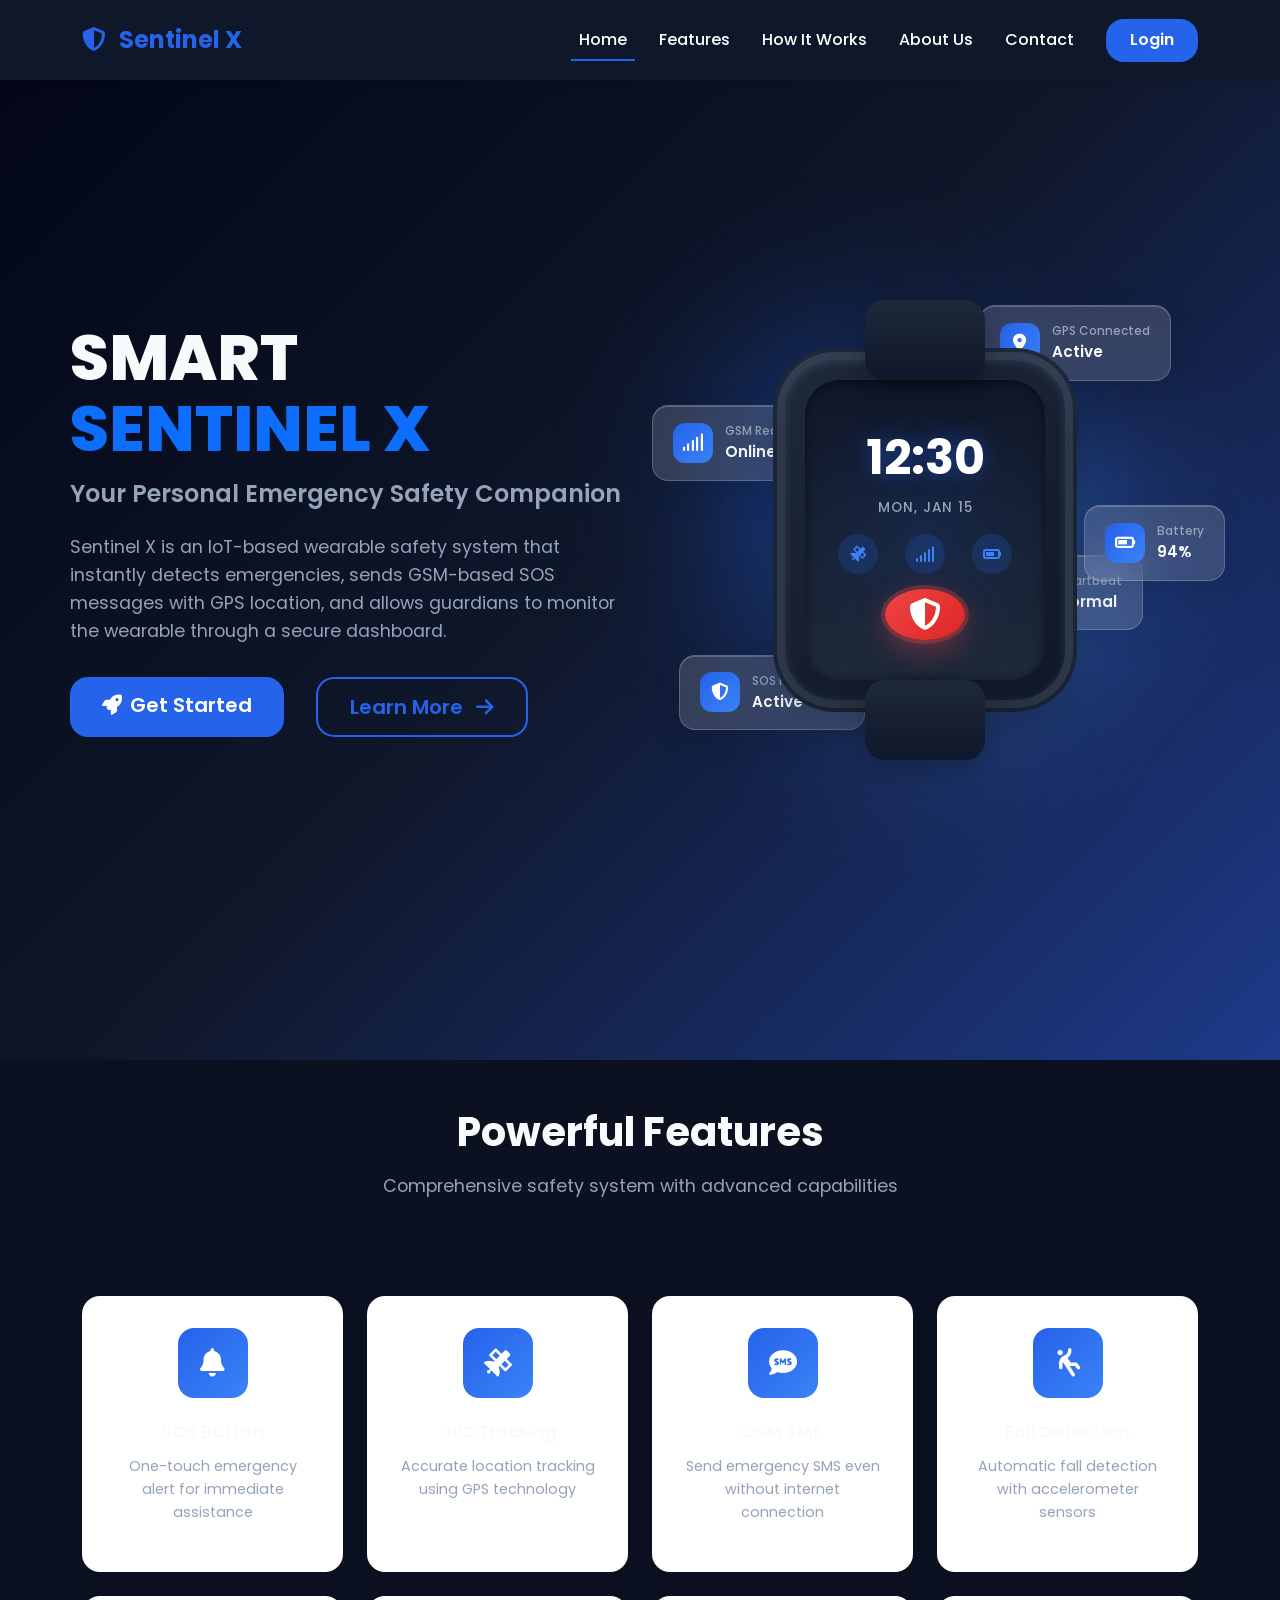
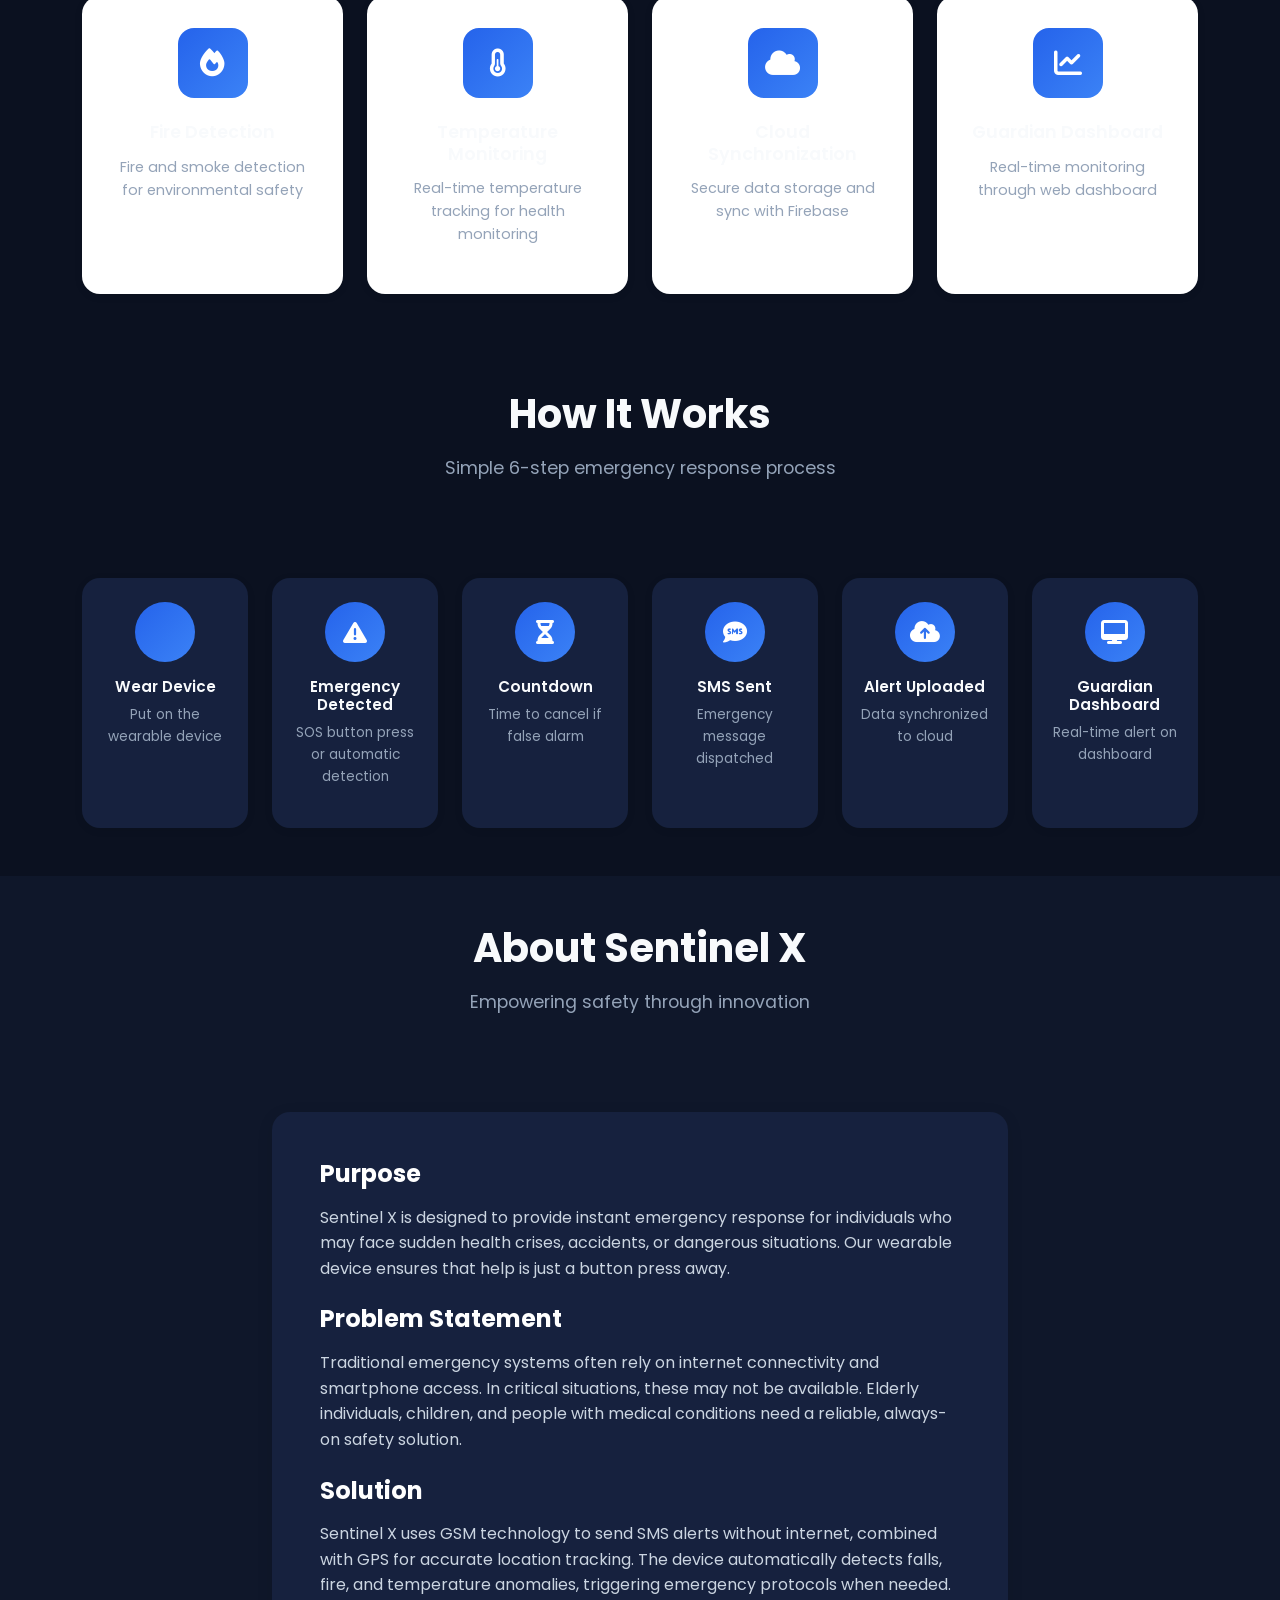
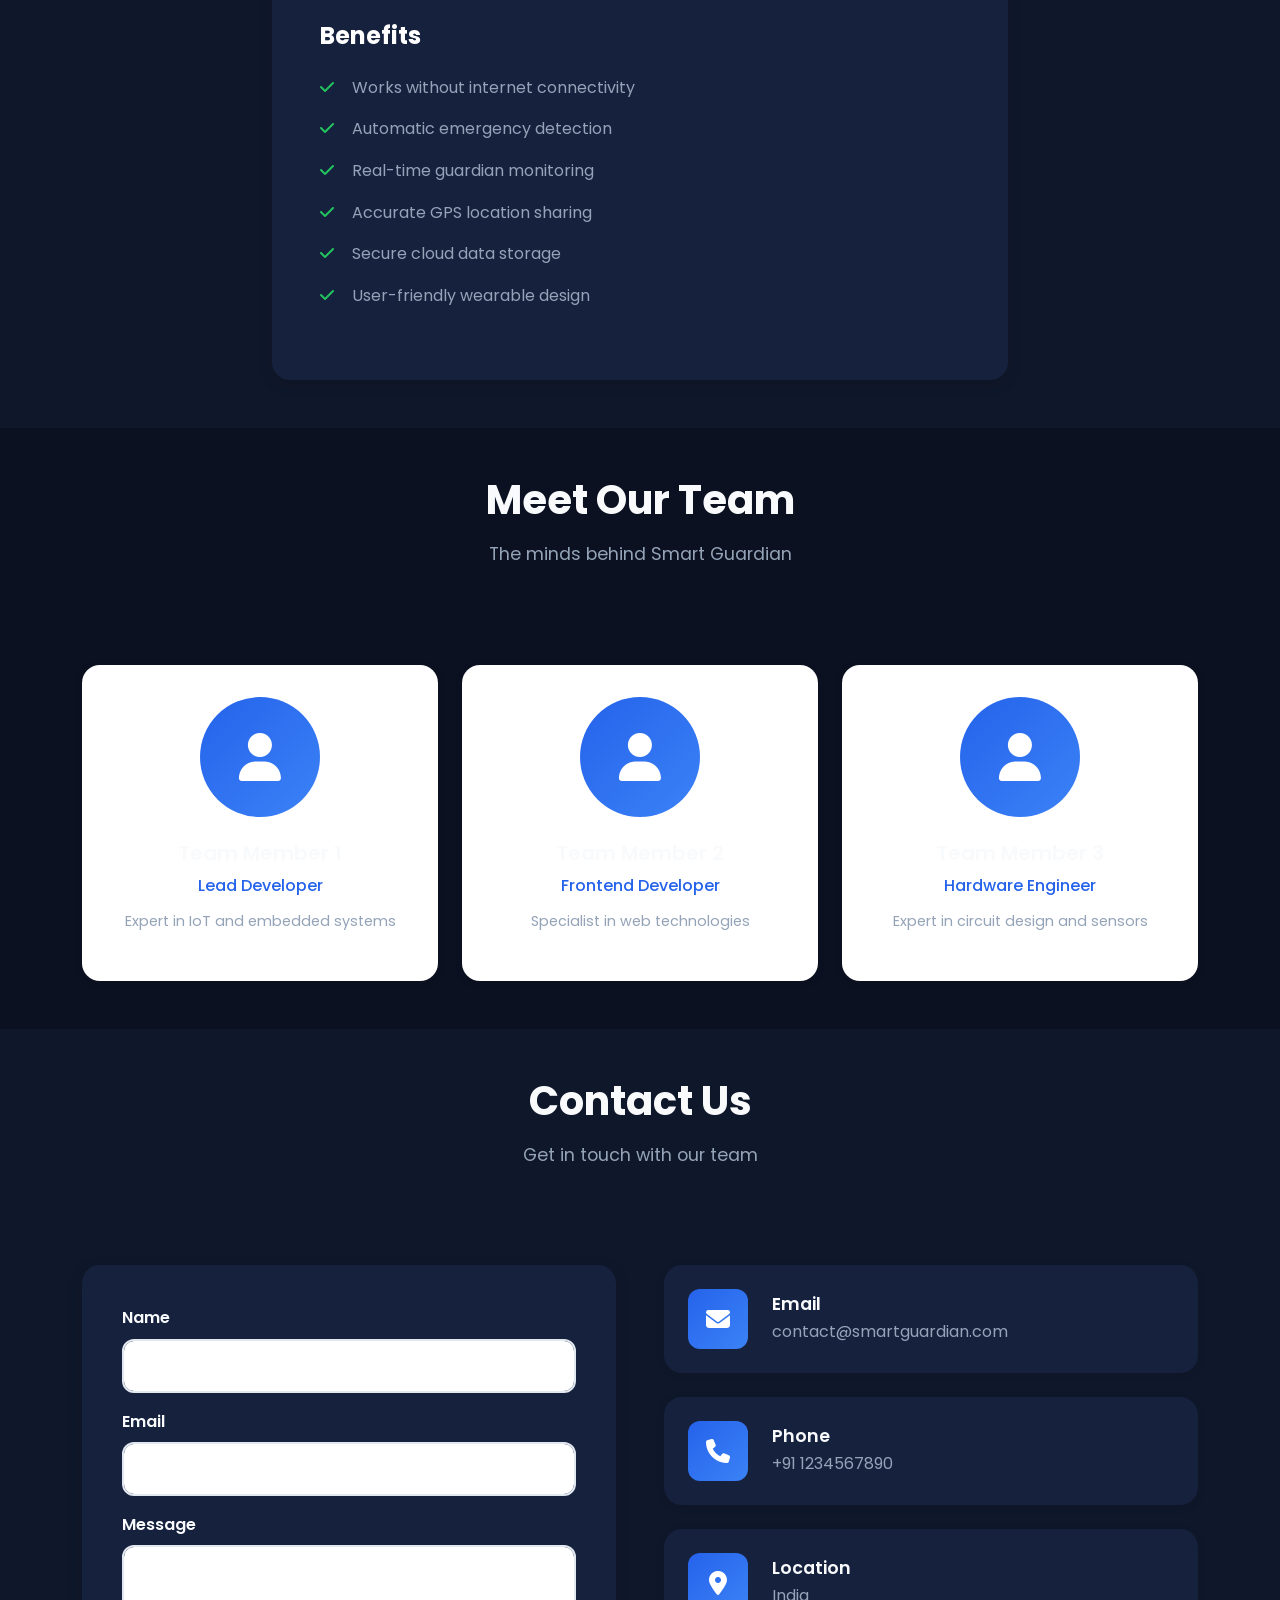
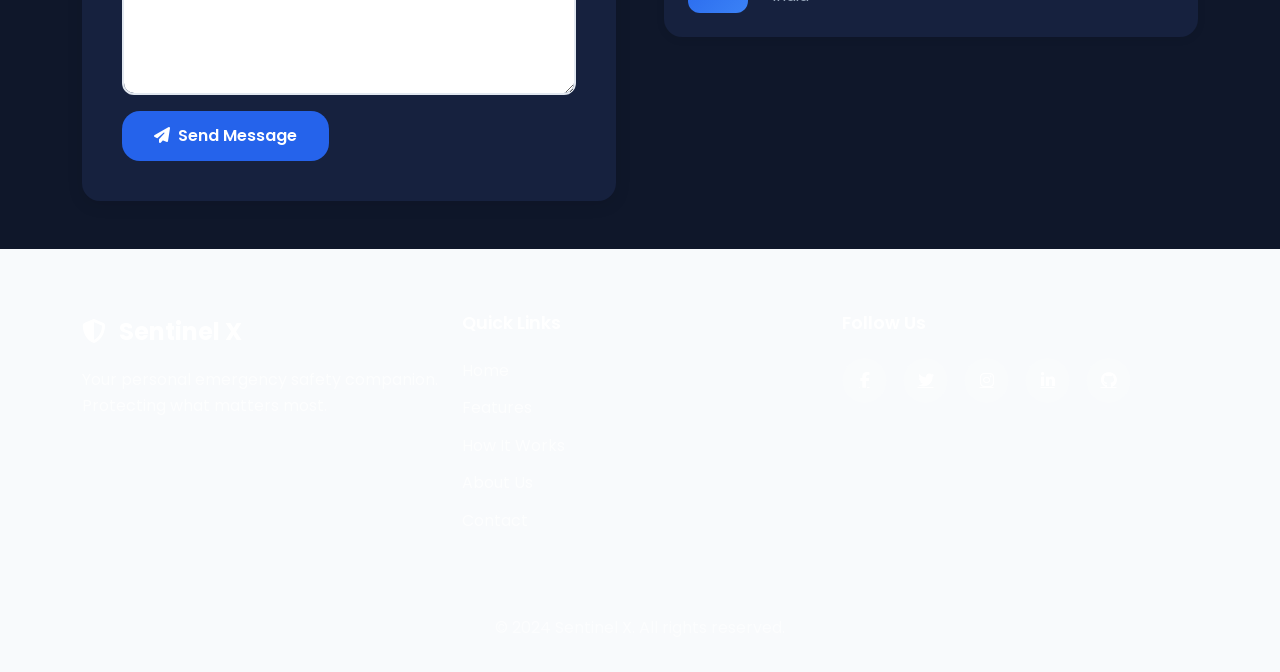
<file: frontend/index.html>
<!DOCTYPE html>
<html lang="en">
<head>
    <meta charset="UTF-8">
    <meta name="viewport" content="width=device-width, initial-scale=1.0">
    <title>Sentinel X - IoT Emergency Safety System</title>
    
    <!-- Google Font - Poppins -->
    <link rel="preconnect" href="https://fonts.googleapis.com">
    <link rel="preconnect" href="https://fonts.gstatic.com" crossorigin>
    <link href="https://fonts.googleapis.com/css2?family=Poppins:wght@300;400;500;600;700&display=swap" rel="stylesheet">
    
    <!-- Bootstrap 5 CDN -->
    <link href="https://cdn.jsdelivr.net/npm/bootstrap@5.3.2/dist/css/bootstrap.min.css" rel="stylesheet">
    
    <!-- Font Awesome CDN -->
    <link rel="stylesheet" href="https://cdnjs.cloudflare.com/ajax/libs/font-awesome/6.4.2/css/all.min.css">
    
    <!-- Custom CSS -->
    <link rel="stylesheet" href="index.css">
</head>
<body>

    <!-- =============================================
         NAVIGATION BAR
    ============================================= -->
    <nav class="navbar navbar-expand-lg fixed-top" id="navbar">
        <div class="container">
            <a class="navbar-brand" href="#">
                <i class="fas fa-shield-alt me-2"></i>
                Sentinel X
            </a>
            <button class="navbar-toggler" type="button" data-bs-toggle="collapse" data-bs-target="#navbarNav">
                <span class="navbar-toggler-icon"></span>
            </button>
            <div class="collapse navbar-collapse" id="navbarNav">
                <ul class="navbar-nav ms-auto">
                    <li class="nav-item">
                        <a class="nav-link" href="#home">Home</a>
                    </li>
                    <li class="nav-item">
                        <a class="nav-link" href="#features">Features</a>
                    </li>
                    <li class="nav-item">
                        <a class="nav-link" href="#how-it-works">How It Works</a>
                    </li>
                    <li class="nav-item">
                        <a class="nav-link" href="#about">About Us</a>
                    </li>
                    <li class="nav-item">
                        <a class="nav-link" href="#contact">Contact</a>
                    </li>
                </ul>
                <a href="login.html" class="btn btn-register ms-3">Login</a>
            </div>
        </div>
    </nav>

    <!-- =============================================
         HERO SECTION
    ============================================= -->
    <section class="hero-section" id="home">
        <div class="container">
            <div class="row align-items-center min-vh-100">
                <div class="col-lg-6 hero-content">
                    <h1 class="hero-title">
                        SMART<br>
                        <span class="text-primary">SENTINEL X</span>
                    </h1>
                    <h2 class="hero-subtitle">Your Personal Emergency Safety Companion</h2>
                    <p class="hero-description">
                        Sentinel X is an IoT-based wearable safety system that instantly detects emergencies, 
                        sends GSM-based SOS messages with GPS location, and allows guardians to monitor the wearable 
                        through a secure dashboard.
                    </p>
                    <div class="hero-buttons">
                        <a href="register.html" class="btn btn-primary btn-lg me-3">
                            <i class="fas fa-rocket me-2"></i>Get Started
                        </a>
                        <a href="#features" class="btn btn-outline-primary btn-lg">
                            Learn More <i class="fas fa-arrow-right ms-2"></i>
                        </a>
                    </div>
                </div>
                <div class="col-lg-6 hero-illustration">
                    <div class="device-showcase">
                        <!-- Ambient Glow Effects -->
                        <div class="glow-effect glow-1"></div>
                        <div class="glow-effect glow-2"></div>
                        <div class="glow-effect glow-3"></div>
                        
                        <!-- Smart Guardian Wearable Device -->
                        <div class="smartwatch-device">
                            <div class="watch-body">
                                <div class="watch-screen">
                                    <div class="screen-content">
                                        <div class="time-display">
                                            <span class="time">12:30</span>
                                            <span class="date">MON, JAN 15</span>
                                        </div>
                                        <div class="status-indicators">
                                            <div class="indicator gps">
                                                <i class="fas fa-satellite"></i>
                                            </div>
                                            <div class="indicator gsm">
                                                <i class="fas fa-signal"></i>
                                            </div>
                                            <div class="indicator battery">
                                                <i class="fas fa-battery-three-quarters"></i>
                                            </div>
                                        </div>
                                        <div class="sos-button">
                                            <i class="fas fa-shield-alt"></i>
                                        </div>
                                    </div>
                                </div>
                                <div class="watch-strap watch-strap-top"></div>
                                <div class="watch-strap watch-strap-bottom"></div>
                            </div>
                        </div>
                        
                        <!-- Floating Information Cards -->
                        <div class="floating-card card-1">
                            <div class="card-icon">
                                <i class="fas fa-map-marker-alt"></i>
                            </div>
                            <div class="card-content">
                                <span class="card-label">GPS Connected</span>
                                <span class="card-value">Active</span>
                            </div>
                        </div>
                        
                        <div class="floating-card card-2">
                            <div class="card-icon">
                                <i class="fas fa-signal"></i>
                            </div>
                            <div class="card-content">
                                <span class="card-label">GSM Ready</span>
                                <span class="card-value">Online</span>
                            </div>
                        </div>
                        
                        <div class="floating-card card-3">
                            <div class="card-icon">
                                <i class="fas fa-heartbeat"></i>
                            </div>
                            <div class="card-content">
                                <span class="card-label">Heartbeat</span>
                                <span class="card-value">Normal</span>
                            </div>
                        </div>
                        
                        <div class="floating-card card-4">
                            <div class="card-icon">
                                <i class="fas fa-shield-alt"></i>
                            </div>
                            <div class="card-content">
                                <span class="card-label">SOS Protection</span>
                                <span class="card-value">Active</span>
                            </div>
                        </div>
                        
                        <div class="floating-card card-5">
                            <div class="card-icon">
                                <i class="fas fa-battery-three-quarters"></i>
                            </div>
                            <div class="card-content">
                                <span class="card-label">Battery</span>
                                <span class="card-value">94%</span>
                            </div>
                        </div>
                    </div>
                </div>
            </div>
        </div>
    </section>


    <!-- =============================================
         FEATURES SECTION
    ============================================= -->
    <section class="features-section py-5" id="features">
        <div class="container">
            <div class="row">
                <div class="col-12 text-center mb-5">
                    <h2 class="section-title">Powerful Features</h2>
                    <p class="section-subtitle">Comprehensive safety system with advanced capabilities</p>
                </div>
            </div>
            <div class="row g-4">
                <div class="col-lg-3 col-md-4 col-sm-6">
                    <div class="feature-card">
                        <div class="feature-icon">
                            <i class="fas fa-bell"></i>
                        </div>
                        <h3>SOS Button</h3>
                        <p>One-touch emergency alert for immediate assistance</p>
                    </div>
                </div>
                <div class="col-lg-3 col-md-4 col-sm-6">
                    <div class="feature-card">
                        <div class="feature-icon">
                            <i class="fas fa-satellite"></i>
                        </div>
                        <h3>GPS Tracking</h3>
                        <p>Accurate location tracking using GPS technology</p>
                    </div>
                </div>
                <div class="col-lg-3 col-md-4 col-sm-6">
                    <div class="feature-card">
                        <div class="feature-icon">
                            <i class="fas fa-sms"></i>
                        </div>
                        <h3>GSM SMS</h3>
                        <p>Send emergency SMS even without internet connection</p>
                    </div>
                </div>
                <div class="col-lg-3 col-md-4 col-sm-6">
                    <div class="feature-card">
                        <div class="feature-icon">
                            <i class="fas fa-person-falling"></i>
                        </div>
                        <h3>Fall Detection</h3>
                        <p>Automatic fall detection with accelerometer sensors</p>
                    </div>
                </div>
                <div class="col-lg-3 col-md-4 col-sm-6">
                    <div class="feature-card">
                        <div class="feature-icon">
                            <i class="fas fa-fire"></i>
                        </div>
                        <h3>Fire Detection</h3>
                        <p>Fire and smoke detection for environmental safety</p>
                    </div>
                </div>
                <div class="col-lg-3 col-md-4 col-sm-6">
                    <div class="feature-card">
                        <div class="feature-icon">
                            <i class="fas fa-thermometer-half"></i>
                        </div>
                        <h3>Temperature Monitoring</h3>
                        <p>Real-time temperature tracking for health monitoring</p>
                    </div>
                </div>
                <div class="col-lg-3 col-md-4 col-sm-6">
                    <div class="feature-card">
                        <div class="feature-icon">
                            <i class="fas fa-cloud"></i>
                        </div>
                        <h3>Cloud Synchronization</h3>
                        <p>Secure data storage and sync with Firebase</p>
                    </div>
                </div>
                <div class="col-lg-3 col-md-4 col-sm-6">
                    <div class="feature-card">
                        <div class="feature-icon">
                            <i class="fas fa-chart-line"></i>
                        </div>
                        <h3>Guardian Dashboard</h3>
                        <p>Real-time monitoring through web dashboard</p>
                    </div>
                </div>
            </div>
        </div>
    </section>

    <!-- =============================================
         HOW IT WORKS
    ============================================= -->
    <section class="how-it-works-section py-5" id="how-it-works">
        <div class="container">
            <div class="row">
                <div class="col-12 text-center mb-5">
                    <h2 class="section-title">How It Works</h2>
                    <p class="section-subtitle">Simple 6-step emergency response process</p>
                </div>
            </div>
            <div class="timeline">
                <div class="timeline-item">
                    <div class="timeline-content">
                        <div class="timeline-icon">
                            <i class="fas fa-watch"></i>
                        </div>
                        <h3>Wear Device</h3>
                        <p>Put on the wearable device</p>
                    </div>
                </div>
                <div class="timeline-item">
                    <div class="timeline-content">
                        <div class="timeline-icon">
                            <i class="fas fa-exclamation-triangle"></i>
                        </div>
                        <h3>Emergency Detected</h3>
                        <p>SOS button press or automatic detection</p>
                    </div>
                </div>
                <div class="timeline-item">
                    <div class="timeline-content">
                        <div class="timeline-icon">
                            <i class="fas fa-hourglass-half"></i>
                        </div>
                        <h3>Countdown</h3>
                        <p>Time to cancel if false alarm</p>
                    </div>
                </div>
                <div class="timeline-item">
                    <div class="timeline-content">
                        <div class="timeline-icon">
                            <i class="fas fa-sms"></i>
                        </div>
                        <h3>SMS Sent</h3>
                        <p>Emergency message dispatched</p>
                    </div>
                </div>
                <div class="timeline-item">
                    <div class="timeline-content">
                        <div class="timeline-icon">
                            <i class="fas fa-cloud-upload-alt"></i>
                        </div>
                        <h3>Alert Uploaded</h3>
                        <p>Data synchronized to cloud</p>
                    </div>
                </div>
                <div class="timeline-item">
                    <div class="timeline-content">
                        <div class="timeline-icon">
                            <i class="fas fa-desktop"></i>
                        </div>
                        <h3>Guardian Dashboard</h3>
                        <p>Real-time alert on dashboard</p>
                    </div>
                </div>
            </div>
        </div>
    </section>


    <!-- =============================================
         ABOUT SECTION
    ============================================= -->
    <section class="about-section py-5" id="about">
        <div class="container">
            <div class="row">
                <div class="col-12 text-center mb-5">
                    <h2 class="section-title">About Sentinel X</h2>
                    <p class="section-subtitle">Empowering safety through innovation</p>
                </div>
            </div>
            <div class="row justify-content-center">
                <div class="col-lg-8">
                    <div class="about-content">
                        <h3>Purpose</h3>
                        <p>Sentinel X is designed to provide instant emergency response for individuals who may face 
                        sudden health crises, accidents, or dangerous situations. Our wearable device ensures that help 
                        is just a button press away.</p>
                        
                        <h3>Problem Statement</h3>
                        <p>Traditional emergency systems often rely on internet connectivity and smartphone access. 
                        In critical situations, these may not be available. Elderly individuals, children, and people 
                        with medical conditions need a reliable, always-on safety solution.</p>
                        
                        <h3>Solution</h3>
                        <p>Sentinel X uses GSM technology to send SMS alerts without internet, combined with GPS 
                        for accurate location tracking. The device automatically detects falls, fire, and temperature 
                        anomalies, triggering emergency protocols when needed.</p>
                        
                        <h3>Benefits</h3>
                        <ul>
                            <li>Works without internet connectivity</li>
                            <li>Automatic emergency detection</li>
                            <li>Real-time guardian monitoring</li>
                            <li>Accurate GPS location sharing</li>
                            <li>Secure cloud data storage</li>
                            <li>User-friendly wearable design</li>
                        </ul>
                    </div>
                </div>
            </div>
        </div>
    </section>

    <!-- =============================================
         TEAM SECTION
    ============================================= -->
    <section class="team-section py-5">
        <div class="container">
            <div class="row">
                <div class="col-12 text-center mb-5">
                    <h2 class="section-title">Meet Our Team</h2>
                    <p class="section-subtitle">The minds behind Smart Guardian</p>
                </div>
            </div>
            <div class="row g-4 justify-content-center">
                <div class="col-lg-4 col-md-6">
                    <div class="team-card">
                        <div class="team-image">
                            <i class="fas fa-user"></i>
                        </div>
                        <h3>Team Member 1</h3>
                        <p class="team-role">Lead Developer</p>
                        <p class="team-description">Expert in IoT and embedded systems</p>
                    </div>
                </div>
                <div class="col-lg-4 col-md-6">
                    <div class="team-card">
                        <div class="team-image">
                            <i class="fas fa-user"></i>
                        </div>
                        <h3>Team Member 2</h3>
                        <p class="team-role">Frontend Developer</p>
                        <p class="team-description">Specialist in web technologies</p>
                    </div>
                </div>
                <div class="col-lg-4 col-md-6">
                    <div class="team-card">
                        <div class="team-image">
                            <i class="fas fa-user"></i>
                        </div>
                        <h3>Team Member 3</h3>
                        <p class="team-role">Hardware Engineer</p>
                        <p class="team-description">Expert in circuit design and sensors</p>
                    </div>
                </div>
            </div>
        </div>
    </section>

    <!-- =============================================
         CONTACT SECTION
    ============================================= -->
    <section class="contact-section py-5" id="contact">
        <div class="container">
            <div class="row">
                <div class="col-12 text-center mb-5">
                    <h2 class="section-title">Contact Us</h2>
                    <p class="section-subtitle">Get in touch with our team</p>
                </div>
            </div>
            <div class="row g-5">
                <div class="col-lg-6">
                    <form class="contact-form" id="contactForm">
                        <div class="mb-3">
                            <label for="name" class="form-label">Name</label>
                            <input type="text" class="form-control" id="name" required>
                        </div>
                        <div class="mb-3">
                            <label for="email" class="form-label">Email</label>
                            <input type="email" class="form-control" id="email" required>
                        </div>
                        <div class="mb-3">
                            <label for="message" class="form-label">Message</label>
                            <textarea class="form-control" id="message" rows="5" required></textarea>
                        </div>
                        <button type="submit" class="btn btn-primary">
                            <i class="fas fa-paper-plane me-2"></i>Send Message
                        </button>
                    </form>
                </div>
                <div class="col-lg-6">
                    <div class="contact-info">
                        <div class="contact-item">
                            <div class="contact-icon">
                                <i class="fas fa-envelope"></i>
                            </div>
                            <div class="contact-details">
                                <h4>Email</h4>
                                <p>contact@smartguardian.com</p>
                            </div>
                        </div>
                        <div class="contact-item">
                            <div class="contact-icon">
                                <i class="fas fa-phone"></i>
                            </div>
                            <div class="contact-details">
                                <h4>Phone</h4>
                                <p>+91 1234567890</p>
                            </div>
                        </div>
                        <div class="contact-item">
                            <div class="contact-icon">
                                <i class="fas fa-map-marker-alt"></i>
                            </div>
                            <div class="contact-details">
                                <h4>Location</h4>
                                <p>India</p>
                            </div>
                        </div>
                    </div>
                </div>
            </div>
        </div>
    </section>

    <!-- =============================================
         FOOTER
    ============================================= -->
    <footer class="footer">
        <div class="container">
            <div class="row g-4">
                <div class="col-lg-4">
                    <div class="footer-brand">
                        <i class="fas fa-shield-alt me-2"></i>
                        Sentinel X
                    </div>
                    <p class="footer-description">
                        Your personal emergency safety companion. Protecting what matters most.
                    </p>
                </div>
                <div class="col-lg-4">
                    <h4 class="footer-title">Quick Links</h4>
                    <ul class="footer-links">
                        <li><a href="#home">Home</a></li>
                        <li><a href="#features">Features</a></li>
                        <li><a href="#how-it-works">How It Works</a></li>
                        <li><a href="#about">About Us</a></li>
                        <li><a href="#contact">Contact</a></li>
                    </ul>
                </div>
                <div class="col-lg-4">
                    <h4 class="footer-title">Follow Us</h4>
                    <div class="social-icons">
                        <a href="#"><i class="fab fa-facebook-f"></i></a>
                        <a href="#"><i class="fab fa-twitter"></i></a>
                        <a href="#"><i class="fab fa-instagram"></i></a>
                        <a href="#"><i class="fab fa-linkedin-in"></i></a>
                        <a href="#"><i class="fab fa-github"></i></a>
                    </div>
                </div>
            </div>
            <hr class="footer-divider">
            <div class="row">
                <div class="col-12 text-center">
                    <p class="copyright">
                        &copy; 2024 Sentinel X. All rights reserved.
                    </p>
                </div>
            </div>
        </div>
        <button class="back-to-top" id="backToTop">
            <i class="fas fa-arrow-up"></i>
        </button>
    </footer>

    <!-- Bootstrap 5 JS Bundle -->
    <script src="https://cdn.jsdelivr.net/npm/bootstrap@5.3.2/dist/js/bootstrap.bundle.min.js"></script>
    
    <!-- Custom JS -->
    <script src="index.js"></script>
</body>
</html>
</file>
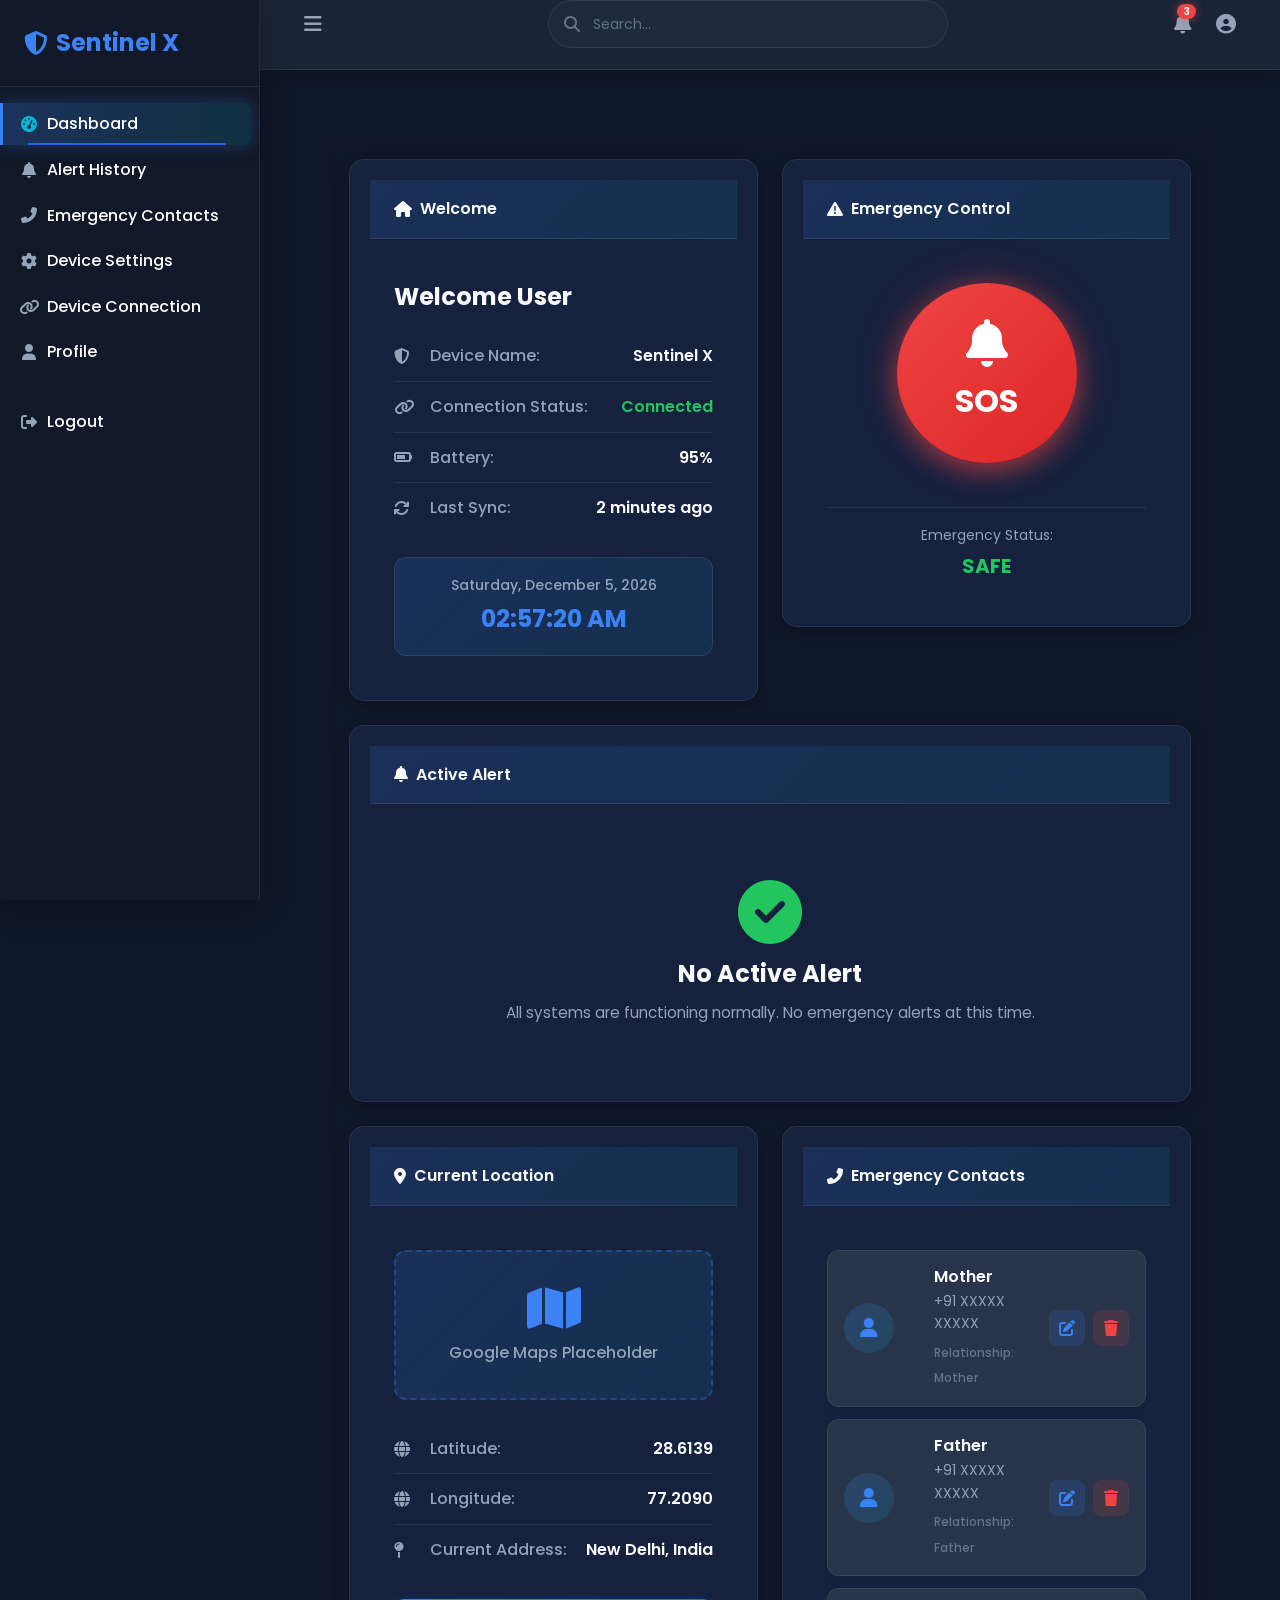
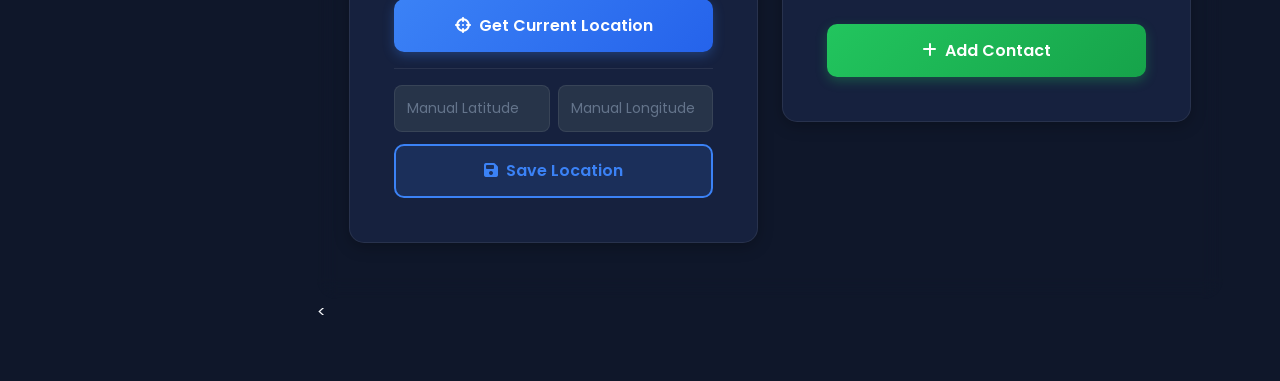
<file: frontend/dashboard.html>
<!DOCTYPE html>
<html lang="en">
<head>
    <meta charset="UTF-8">
    <meta name="viewport" content="width=device-width, initial-scale=1.0">
    <title>Sentinel X - Dashboard</title>
    
    <!-- Google Font - Poppins -->
    <link rel="preconnect" href="https://fonts.googleapis.com">
    <link rel="preconnect" href="https://fonts.gstatic.com" crossorigin>
    <link href="https://fonts.googleapis.com/css2?family=Poppins:wght@300;400;500;600;700&display=swap" rel="stylesheet">
    
    <!-- Bootstrap 5 CDN -->
    <link href="https://cdn.jsdelivr.net/npm/bootstrap@5.3.2/dist/css/bootstrap.min.css" rel="stylesheet">
    
    <!-- Font Awesome CDN -->
    <link rel="stylesheet" href="https://cdnjs.cloudflare.com/ajax/libs/font-awesome/6.4.2/css/all.min.css">
    
    <!-- Custom CSS -->
    <link rel="stylesheet" href="index.css">
    <link rel="stylesheet" href="dashboard.css">
</head>
<body>
    
    <!-- =============================================
         DASHBOARD LAYOUT
    ============================================= -->
    <div class="dashboard-wrapper">
        
        <!-- Fixed Left Sidebar -->
<aside class="sidebar" id="sidebar">

    <div class="sidebar-brand">
        <a class="brand-link" href="index.html">
            <i class="fas fa-shield-alt me-2"></i>
            Sentinel X
        </a>
    </div>

    <nav class="sidebar-nav">
        <ul class="nav flex-column">

            <li class="nav-item">
                <a class="nav-link active" href="dashboard.html">
                    <i class="fas fa-tachometer-alt me-2"></i>
                    Dashboard
                </a>
            </li>

            <li class="nav-item">
                <a class="nav-link" href="#" onclick="showSection('alertHistory')">
                    <i class="fas fa-bell me-2"></i>
                      Alert History
                 </a>
            </li>
            <li class="nav-item">
                <a class="nav-link" href="emergency-contacts.html">
                    <i class="fas fa-phone-alt me-2"></i>
                    Emergency Contacts
                </a>
            </li>

            <li class="nav-item">
                <a class="nav-link" href="device-settings.html">
                    <i class="fas fa-cog me-2"></i>
                    Device Settings
                </a>
            </li>

            <li class="nav-item">
                <a class="nav-link" href="device-connection.html">
                    <i class="fas fa-link me-2"></i>
                    Device Connection
                </a>
            </li>

            <li class="nav-item">
                <a class="nav-link" href="profile.html">
                    <i class="fas fa-user me-2"></i>
                    Profile
                </a>
            </li>

            <li class="nav-item mt-4">
                <a class="nav-link logout-link" href="logout.html">
                    <i class="fas fa-sign-out-alt me-2"></i>
                    Logout
                </a>
            </li>

        </ul>
    </nav>

</aside>
        
        <!-- Main Content Wrapper -->
        <div class="main-content">
            
            <!-- Fixed Top Navbar -->
            <header class="top-navbar">
                <div class="container-fluid">
                    <div class="navbar-content">
                        <div class="navbar-left">
                            <button class="sidebar-toggle" id="sidebarToggle">
                                <i class="fas fa-bars"></i>
                            </button>
                        </div>
                        
                        <div class="navbar-center">
                            <div class="search-box">
                                <input type="text" class="search-input" placeholder="Search...">
                                <i class="fas fa-search search-icon"></i>
                            </div>
                        </div>
                        
                        <div class="navbar-right">
                            <div class="navbar-icons">
                                <button class="icon-btn notification-btn">
                                    <i class="fas fa-bell"></i>
                                    <span class="badge">3</span>
                                </button>
                                <div class="dropdown">
                                    <button class="icon-btn profile-btn dropdown-toggle" data-bs-toggle="dropdown">
                                        <i class="fas fa-user-circle"></i>
                                    </button>
                                    <ul class="dropdown-menu dropdown-menu-end">
                                        <li><a class="dropdown-item" href="#"><i class="fas fa-user me-2"></i>Profile</a></li>
                                        <li><a class="dropdown-item" href="#"><i class="fas fa-cog me-2"></i>Settings</a></li>
                                        <li><hr class="dropdown-divider"></li>
                                        <li><a class="dropdown-item text-danger" href="#"><i class="fas fa-sign-out-alt me-2"></i>Logout</a></li>
                                    </ul>
                                </div>
                            </div>
                        </div>
                    </div>
                </div>
            </header>
            
            <!-- Main Content Area -->
            <main class="content-area">
                
                <div id="dashboardSection" class="content-section">


                    <div class="container-fluid">
                    <div class="row g-4">
                        
                        <!-- Welcome Card -->
                        <div class="col-lg-6 col-md-12">
                            <div class="dashboard-card welcome-card">
                                <div class="card-header">
                                    <i class="fas fa-home me-2"></i>
                                    Welcome
                                </div>
                                <div class="card-body">
                                    <h3 class="welcome-title">Welcome User</h3>
                                    <div class="device-info">
                                        <div class="info-item">
                                            <i class="fas fa-shield-alt"></i>
                                            <span class="info-label">Device Name:</span>
                                            <span class="info-value">Sentinel X</span>
                                        </div>
                                        <div class="info-item">
                                            <i class="fas fa-link"></i>
                                            <span class="info-label">Connection Status:</span>
                                            <span class="info-value status-connected">Connected</span>
                                        </div>
                                        <div class="info-item">
                                            <i class="fas fa-battery-three-quarters"></i>
                                            <span class="info-label">Battery:</span>
                                            <span class="info-value">95%</span>
                                        </div>
                                        <div class="info-item">
                                            <i class="fas fa-sync"></i>
                                            <span class="info-label">Last Sync:</span>
                                            <span class="info-value">2 minutes ago</span>
                                        </div>
                                    </div>
                                    <div class="datetime-display">
                                        <div class="current-date" id="currentDate"></div>
                                        <div class="current-time" id="currentTime"></div>
                                    </div>
                                </div>
                            </div>
                        </div>
                        
                        <!-- Emergency Control Card -->
                        <div class="col-lg-6 col-md-12">
                            <div class="dashboard-card emergency-control-card">
                                <div class="card-header">
                                    <i class="fas fa-exclamation-triangle me-2"></i>
                                    Emergency Control
                                </div>
                                <div class="card-body">
                                    <div class="sos-button-container">
                                        <button class="sos-button" id="sosButton">
                                            <i class="fas fa-bell"></i>
                                            <span>SOS</span>
                                        </button>
                                    </div>
                                    <div class="countdown-container" id="countdownContainer" style="display: none;">
                                        <div class="countdown-timer" id="countdownTimer">10</div>
                                        <div class="countdown-label">Seconds</div>
                                    </div>
                                    <button class="cancel-sos-btn" id="cancelSosBtn" style="display: none;">
                                        <i class="fas fa-times me-2"></i>Cancel SOS
                                    </button>
                                    <div class="emergency-status">
                                        <div class="status-label">Emergency Status:</div>
                                        <div class="status-value status-safe" id="emergencyStatus">SAFE</div>
                                    </div>
                                </div>
                            </div>
                        </div>
                        
                      
                        
                        <!-- Active Alert Card -->
                        <div class="col-lg-12 col-md-12">
                            <div class="dashboard-card alert-card">
                                <div class="card-header">
                                    <i class="fas fa-bell me-2"></i>
                                    Active Alert
                                </div>
                                <div class="card-body">
                                    <div class="alert-placeholder">
                                        <i class="fas fa-check-circle"></i>
                                        <h4>No Active Alert</h4>
                                        <p>All systems are functioning normally. No emergency alerts at this time.</p>
                                    </div>
                                </div>
                            </div>
                        </div>
                        
                        <!-- Current Location Card -->
                        <div class="col-lg-6 col-md-12">
                            <div class="dashboard-card location-card">
                                <div class="card-header">
                                    <i class="fas fa-map-marker-alt me-2"></i>
                                    Current Location
                                </div>
                                <div class="card-body">
                                    <div class="map-placeholder">
                                        <i class="fas fa-map"></i>
                                        <span>Google Maps Placeholder</span>
                                    </div>
                                    <div class="location-info">
                                        <div class="location-item">
                                            <i class="fas fa-globe"></i>
                                            <span class="location-label">Latitude:</span>
                                            <span class="location-value" id="currentLatitude">28.6139</span>
                                        </div>
                                        <div class="location-item">
                                            <i class="fas fa-globe"></i>
                                            <span class="location-label">Longitude:</span>
                                            <span class="location-value" id="currentLongitude">77.2090</span>
                                        </div>
                                        <div class="location-item">
                                            <i class="fas fa-map-pin"></i>
                                            <span class="location-label">Current Address:</span>
                                            <span class="location-value" id="currentAddress">New Delhi, India</span>
                                        </div>
                                    </div>
                                    <button class="btn-location" id="getLocationBtn">
                                        <i class="fas fa-crosshairs me-2"></i>Get Current Location
                                    </button>
                                    <div class="manual-location">
                                        <div class="row g-2">
                                            <div class="col-6">
                                                <input type="text" class="form-control location-input" id="manualLatitude" placeholder="Manual Latitude">
                                            </div>
                                            <div class="col-6">
                                                <input type="text" class="form-control location-input" id="manualLongitude" placeholder="Manual Longitude">
                                            </div>
                                        </div>
                                        <button class="btn-save-location" id="saveLocationBtn">
                                            <i class="fas fa-save me-2"></i>Save Location
                                        </button>
                                    </div>
                                </div>
                            </div>
                        </div>
                        
                        <!-- Emergency Contacts Card -->
                        <div class="col-lg-6 col-md-12">
                            <div class="dashboard-card contacts-card">
                                <div class="card-header">
                                    <i class="fas fa-phone-alt me-2"></i>
                                    Emergency Contacts
                                </div>
                                <div class="card-body">
                                    <div class="contacts-list">
                                        <!-- Contact 1 -->
                                        <div class="contact-item">
                                            <div class="contact-icon">
                                                <i class="fas fa-user"></i>
                                            </div>
                                            <div class="contact-details">
                                                <h5 class="contact-name">Mother</h5>
                                                <p class="contact-phone">+91 XXXXX XXXXX</p>
                                                <span class="contact-relationship">Relationship: Mother</span>
                                            </div>
                                            <div class="contact-actions">
                                                <button class="btn-action btn-edit">
                                                    <i class="fas fa-edit"></i>
                                                </button>
                                                <button class="btn-action btn-delete">
                                                    <i class="fas fa-trash"></i>
                                                </button>
                                            </div>
                                        </div>
                                        
                                        <!-- Contact 2 -->
                                        <div class="contact-item">
                                            <div class="contact-icon">
                                                <i class="fas fa-user"></i>
                                            </div>
                                            <div class="contact-details">
                                                <h5 class="contact-name">Father</h5>
                                                <p class="contact-phone">+91 XXXXX XXXXX</p>
                                                <span class="contact-relationship">Relationship: Father</span>
                                            </div>
                                            <div class="contact-actions">
                                                <button class="btn-action btn-edit">
                                                    <i class="fas fa-edit"></i>
                                                </button>
                                                <button class="btn-action btn-delete">
                                                    <i class="fas fa-trash"></i>
                                                </button>
                                            </div>
                                        </div>
                                        
                                        <!-- Contact 3 -->
                                        <div class="contact-item">
                                            <div class="contact-icon">
                                                <i class="fas fa-user-shield"></i>
                                            </div>
                                            <div class="contact-details">
                                                <h5 class="contact-name">Guardian</h5>
                                                <p class="contact-phone">+91 XXXXX XXXXX</p>
                                                <span class="contact-relationship">Relationship: Guardian</span>
                                            </div>
                                            <div class="contact-actions">
                                                <button class="btn-action btn-edit">
                                                    <i class="fas fa-edit"></i>
                                                </button>
                                                <button class="btn-action btn-delete">
                                                    <i class="fas fa-trash"></i>
                                                </button>
                                            </div>
                                        </div>
                                    </div>
                                    <button class="btn-add-contact" id="addContactBtn">
                                        <i class="fas fa-plus me-2"></i>Add Contact
                                    </button>
                                </div>
                            </div>
                        </div>
                        
                        <!-- Alert History Section -->
                         
                        <div class="col-12">
                            <div id="alertHistory" class="content-section alert-history-section" style="display:none;">
                                <!-- Section Header -->
                                <div class="section-header">
                                    <h2 class="section-title">
                                        <i class="fas fa-bell me-2"></i>Alert History
                                    </h2>
                                    <p class="section-subtitle">View all previous emergency alerts</p>
                                </div>
                                
                                <!-- Statistics Cards -->
                                <div class="row g-4 mb-4">
                                    <div class="col-lg-3 col-md-6">
                                        <div class="stat-card">
                                            <div class="stat-icon stat-icon-primary">
                                                <i class="fas fa-bell"></i>
                                            </div>
                                            <div class="stat-content">
                                                <div class="stat-value" id="totalAlerts">10</div>
                                                <div class="stat-label">Total Alerts</div>
                                            </div>
                                        </div>
                                    </div>
                                    <div class="col-lg-3 col-md-6">
                                        <div class="stat-card">
                                            <div class="stat-icon stat-icon-danger">
                                                <i class="fas fa-exclamation-circle"></i>
                                            </div>
                                            <div class="stat-content">
                                                <div class="stat-value" id="activeAlerts">2</div>
                                                <div class="stat-label">Active Alerts</div>
                                            </div>
                                        </div>
                                    </div>
                                    <div class="col-lg-3 col-md-6">
                                        <div class="stat-card">
                                            <div class="stat-icon stat-icon-success">
                                                <i class="fas fa-check-circle"></i>
                                            </div>
                                            <div class="stat-content">
                                                <div class="stat-value" id="resolvedAlerts">7</div>
                                                <div class="stat-label">Resolved Alerts</div>
                                            </div>
                                        </div>
                                    </div>
                                    <div class="col-lg-3 col-md-6">
                                        <div class="stat-card">
                                            <div class="stat-icon stat-icon-warning">
                                                <i class="fas fa-times-circle"></i>
                                            </div>
                                            <div class="stat-content">
                                                <div class="stat-value" id="falseAlarms">1</div>
                                                <div class="stat-label">False Alarms</div>
                                            </div>
                                        </div>
                                    </div>
                                </div>
                                
                                <!-- Search and Filters -->
                                <div class="filters-container">
                                    <div class="row g-3">
                                        <div class="col-lg-4 col-md-6">
                                            <div class="search-wrapper">
                                                <i class="fas fa-search search-icon"></i>
                                                <input type="text" class="search-input" id="alertSearchInput" placeholder="Search alerts...">
                                            </div>
                                        </div>
                                        <div class="col-lg-2 col-md-6">
                                            <select class="form-select filter-select" id="statusFilter">
                                                <option value="">All Status</option>
                                                <option value="Active">Active</option>
                                                <option value="Resolved">Resolved</option>
                                                <option value="Cancelled">Cancelled</option>
                                            </select>
                                        </div>
                                        <div class="col-lg-2 col-md-6">
                                            <select class="form-select filter-select" id="typeFilter">
                                                <option value="">All Types</option>
                                                <option value="SOS Button">SOS Button</option>
                                                <option value="Fall Detection">Fall Detection</option>
                                                <option value="Manual Alert">Manual Alert</option>
                                            </select>
                                        </div>
                                        <div class="col-lg-2 col-md-6">
                                            <input type="date" class="form-control filter-date" id="dateFilter">
                                        </div>
                                        <div class="col-lg-2 col-md-6">
                                            <button class="btn-reset-filters" id="resetFiltersBtn">
                                                <i class="fas fa-redo me-2"></i>Reset
                                            </button>
                                        </div>
                                    </div>
                                </div>
                                
                                <!-- Alert History Table -->
                                <div class="table-container">
                                    <div class="table-responsive">
                                        <table class="alert-table" id="alertsTable">
                                            <thead>
                                                <tr>
                                                    <th>Alert ID</th>
                                                    <th>Date</th>
                                                    <th>Time</th>
                                                    <th>User Name</th>
                                                    <th>Location</th>
                                                    <th>Alert Type</th>
                                                    <th>Status</th>
                                                    <th>Actions</th>
                                                </tr>
                                            </thead>
                                            <tbody id="alertsTableBody">
                                                <!-- Alerts will be populated by JavaScript -->
                                            </tbody>
                                        </table>
                                    </div>
                                    
                                    <!-- Empty State -->
                                    <div class="empty-state" id="emptyState" style="display: none;">
                                        <i class="fas fa-inbox"></i>
                                        <h4>No Alerts Found</h4>
                                        <p>There are no alerts matching your search criteria.</p>
                                    </div>
                                </div>
                            </div>
                        </div>
                        
                    </div>
                </div>
                <<!-- ================= Alert History Section ================= -->
<div id="alertHistory" class="content-section" style="display:none;">

    <div class="container-fluid">

        <!-- Section Header -->
        <div class="section-header mb-4">
            <h2 class="section-title">
                <i class="fas fa-bell me-2"></i>
                Alert History
            </h2>
            <p class="section-subtitle">
                View all previous emergency alerts
            </p>
        </div>

        <!-- Statistics Cards -->
        <div class="row g-4 mb-4">

            <div class="col-lg-3 col-md-6">
                <div class="stat-card">
                    <div class="stat-icon stat-icon-primary">
                        <i class="fas fa-bell"></i>
                    </div>
                    <div class="stat-content">
                        <div class="stat-value" id="totalAlerts">0</div>
                        <div class="stat-label">Total Alerts</div>
                    </div>
                </div>
            </div>

            <div class="col-lg-3 col-md-6">
                <div class="stat-card">
                    <div class="stat-icon stat-icon-danger">
                        <i class="fas fa-exclamation-circle"></i>
                    </div>
                    <div class="stat-content">
                        <div class="stat-value" id="activeAlerts">0</div>
                        <div class="stat-label">Active Alerts</div>
                    </div>
                </div>
            </div>

            <div class="col-lg-3 col-md-6">
                <div class="stat-card">
                    <div class="stat-icon stat-icon-success">
                        <i class="fas fa-check-circle"></i>
                    </div>
                    <div class="stat-content">
                        <div class="stat-value" id="resolvedAlerts">0</div>
                        <div class="stat-label">Resolved Alerts</div>
                    </div>
                </div>
            </div>

            <div class="col-lg-3 col-md-6">
                <div class="stat-card">
                    <div class="stat-icon stat-icon-warning">
                        <i class="fas fa-times-circle"></i>
                    </div>
                    <div class="stat-content">
                        <div class="stat-value" id="falseAlarms">0</div>
                        <div class="stat-label">False Alarms</div>
                    </div>
                </div>
            </div>

        </div>

        <!-- Search & Filters -->
        <div class="filters-container mb-4">

            <div class="row g-3">

                <div class="col-lg-4 col-md-6">
                    <div class="search-wrapper">
                        <i class="fas fa-search search-icon"></i>
                        <input
                            type="text"
                            class="search-input"
                            id="alertSearchInput"
                            placeholder="Search alerts...">
                    </div>
                </div>

                <div class="col-lg-2 col-md-6">
                    <select class="form-select filter-select" id="statusFilter">
                        <option value="">All Status</option>
                        <option value="Active">Active</option>
                        <option value="Resolved">Resolved</option>
                        <option value="Cancelled">Cancelled</option>
                    </select>
                </div>

                <div class="col-lg-2 col-md-6">
                    <select class="form-select filter-select" id="typeFilter">
                        <option value="">All Types</option>
                        <option value="SOS Button">SOS Button</option>
                        <option value="Fall Detection">Fall Detection</option>
                        <option value="Manual Alert">Manual Alert</option>
                    </select>
                </div>

                <div class="col-lg-2 col-md-6">
                    <input
                        type="date"
                        class="form-control filter-date"
                        id="dateFilter">
                </div>

                <div class="col-lg-2 col-md-6">
                    <button
                        class="btn-reset-filters"
                        id="resetFiltersBtn">
                        <i class="fas fa-redo me-2"></i>
                        Reset
                    </button>
                </div>

            </div>

        </div>
             </div>
            </main>
            
        </div>
        
    </div>
 
    

    
    <!-- Alert Details Modal -->
    <div class="modal fade" id="alertDetailsModal" tabindex="-1" aria-labelledby="alertDetailsModalLabel" aria-hidden="true">
        <div class="modal-dialog modal-lg modal-dialog-centered">
            <div class="modal-content">
                <div class="modal-header">
                    <h5 class="modal-title" id="alertDetailsModalLabel">
                        <i class="fas fa-bell me-2"></i>Alert Details
                    </h5>
                    <button type="button" class="btn-close" data-bs-dismiss="modal" aria-label="Close"></button>
                </div>
                <div class="modal-body">
                    <div class="alert-details-content">
                        <div class="detail-row">
                            <span class="detail-label">Alert ID:</span>
                            <span class="detail-value" id="modalAlertId">SX1001</span>
                        </div>
                        <div class="detail-row">
                            <span class="detail-label">User Name:</span>
                            <span class="detail-value" id="modalUserName">Priya Sharma</span>
                        </div>
                        <div class="detail-row">
                            <span class="detail-label">Date:</span>
                            <span class="detail-value" id="modalDate">2024-01-15</span>
                        </div>
                        <div class="detail-row">
                            <span class="detail-label">Time:</span>
                            <span class="detail-value" id="modalTime">14:32:45</span>
                        </div>
                        <div class="detail-row">
                            <span class="detail-label">GPS Latitude:</span>
                            <span class="detail-value" id="modalLatitude">25.4358</span>
                        </div>
                        <div class="detail-row">
                            <span class="detail-label">GPS Longitude:</span>
                            <span class="detail-value" id="modalLongitude">81.8463</span>
                        </div>
                        <div class="detail-row">
                            <span class="detail-label">Address:</span>
                            <span class="detail-value" id="modalAddress">Prayagraj, Uttar Pradesh</span>
                        </div>
                        <div class="detail-row">
                            <span class="detail-label">Trigger Type:</span>
                            <span class="detail-value" id="modalTriggerType">SOS Button</span>
                        </div>
                        <div class="detail-row">
                            <span class="detail-label">Emergency Contact Notified:</span>
                            <span class="detail-value" id="modalContactNotified">Yes</span>
                        </div>
                        <div class="detail-row">
                            <span class="detail-label">Alert Status:</span>
                            <span class="detail-value" id="modalStatus">
                                <span class="status-badge status-resolved">Resolved</span>
                            </span>
                        </div>
                    </div>
                </div>
                <div class="modal-footer">
                    <button type="button" class="btn btn-secondary" data-bs-dismiss="modal">Close</button>
                </div>
            </div>
        </div>
    </div>
    
    <!-- Bootstrap 5 JS Bundle -->
    <script src="https://cdn.jsdelivr.net/npm/bootstrap@5.3.2/dist/js/bootstrap.bundle.min.js"></script>
    
    <!-- Custom JS -->
    <script src="index.js"></script>
<script src="dashboard.js"></script>

<script>
function showSection(sectionId) {

    document.querySelectorAll('.content-section').forEach(section => {
        section.style.display = "none";
    });

    document.getElementById(sectionId).style.display = "block";
}
</script>


</body>
</html>
</file>
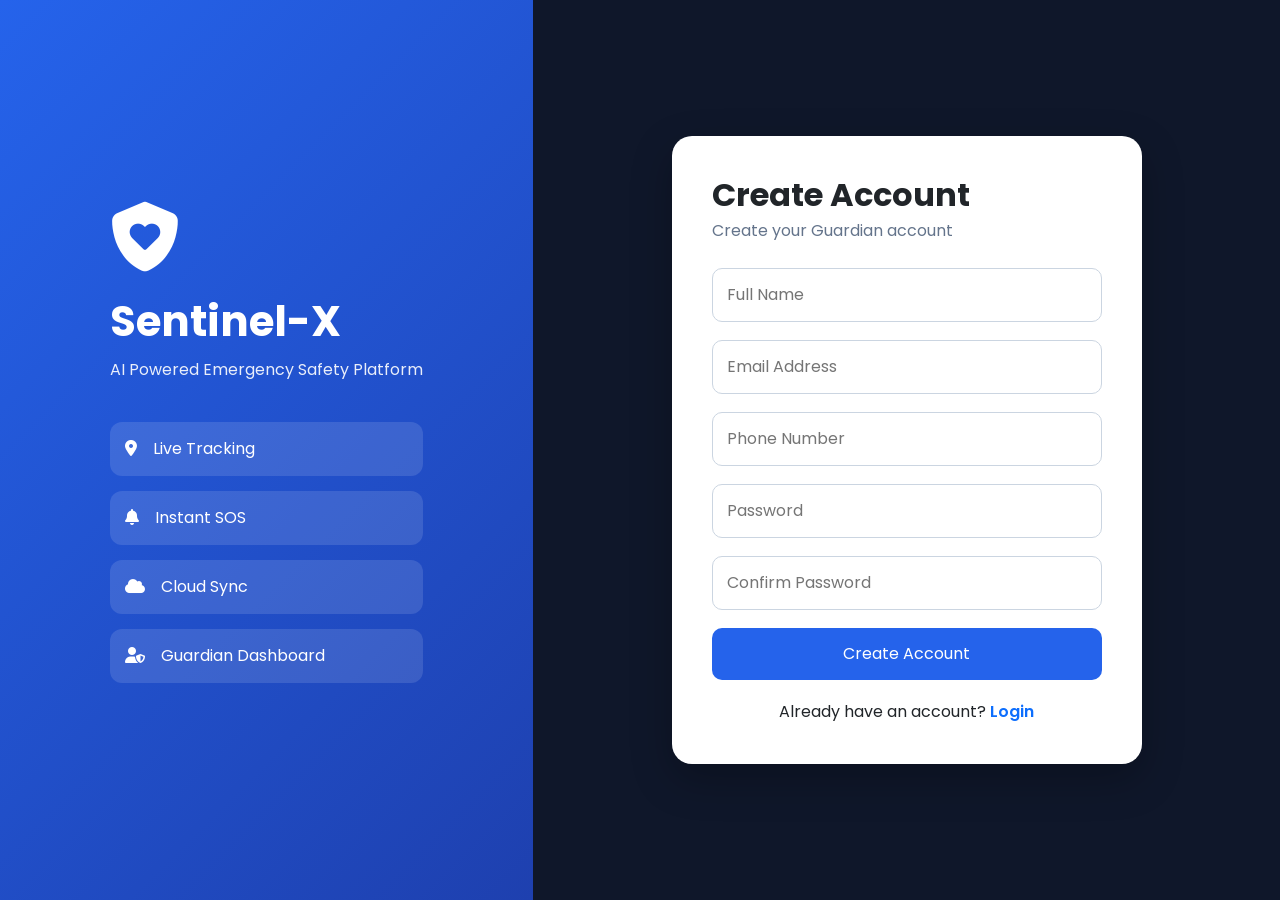
<file: frontend/login.html>
<!DOCTYPE html>
<html lang="en">

<head>

    <meta charset="UTF-8">
    <meta name="viewport" content="width=device-width, initial-scale=1.0">

    <title>Sentinel-X | Register</title>

    <!-- Bootstrap -->
    <link href="https://cdn.jsdelivr.net/npm/bootstrap@5.3.2/dist/css/bootstrap.min.css" rel="stylesheet">

    <!-- Google Font -->
    <link href="https://fonts.googleapis.com/css2?family=Poppins:wght@300;400;500;600;700&display=swap" rel="stylesheet">

    <!-- Font Awesome -->
    <link rel="stylesheet" href="https://cdnjs.cloudflare.com/ajax/libs/font-awesome/6.4.2/css/all.min.css">

    <!-- CSS -->
    <link rel="stylesheet" href="login.css">

</head>

<body>

<div class="container-fluid">

<div class="row min-vh-100">

    <!-- LEFT -->

    <div class="col-lg-5 left-panel d-none d-lg-flex">

        <div>

            <i class="fa-solid fa-shield-heart logo"></i>

            <h1>Sentinel-X</h1>

            <p>
                AI Powered Emergency Safety Platform
            </p>

            <div class="feature">

                <i class="fa-solid fa-location-dot"></i>

                Live Tracking

            </div>

            <div class="feature">

                <i class="fa-solid fa-bell"></i>

                Instant SOS

            </div>

            <div class="feature">

                <i class="fa-solid fa-cloud"></i>

                Cloud Sync

            </div>

            <div class="feature">

                <i class="fa-solid fa-user-shield"></i>

                Guardian Dashboard

            </div>

        </div>

    </div>

    <!-- RIGHT -->

    <div class="col-lg-7 form-section">

        <div class="form-card">

            <h2>Create Account</h2>

            <p>Create your Guardian account</p>

            <form id="registerForm">

                <input type="text" id="name" placeholder="Full Name" required>

                <input type="email" id="email" placeholder="Email Address" required>

                <input type="tel" id="phone" placeholder="Phone Number" required>

                <input type="password" id="password" placeholder="Password" required>

                <input type="password" id="confirmPassword" placeholder="Confirm Password" required>

                <button type="submit">

                    Create Account

                </button>

            </form>

            <div class="bottom-text">

                Already have an account?

                <a href="#">Login</a>

            </div>

        </div>

    </div>

</div>

</div>

<script src="login.js"></script>

</body>

</html>
</file>
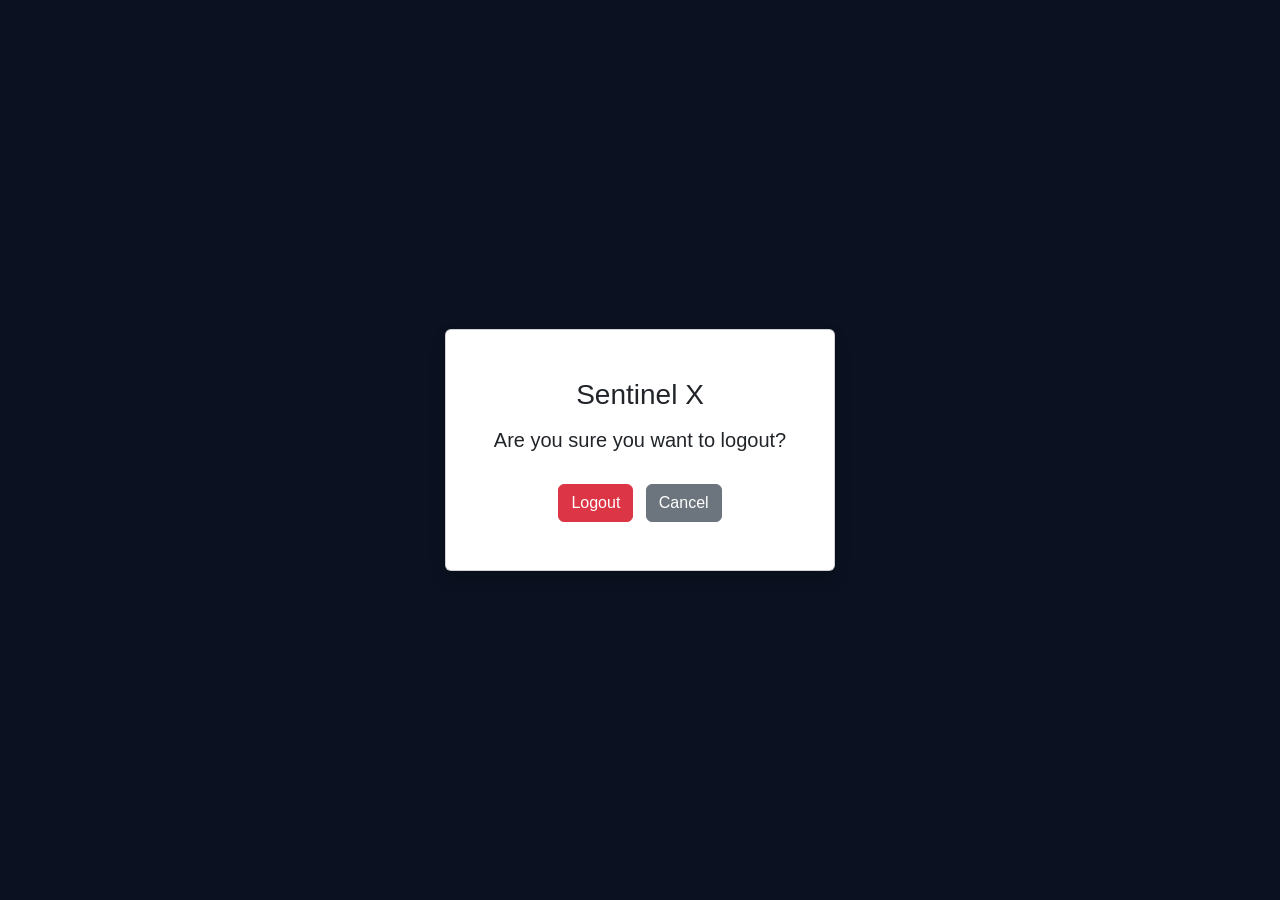
<file: frontend/logout.html>
<!DOCTYPE html>
<html lang="en">

<head>

<meta charset="UTF-8">
<meta name="viewport" content="width=device-width, initial-scale=1.0">

<title>Sentinel X - Logout</title>


<link href="https://cdn.jsdelivr.net/npm/bootstrap@5.3.2/dist/css/bootstrap.min.css" rel="stylesheet">


<link rel="stylesheet" href="index.css">

</head>


<body>


<div class="container d-flex justify-content-center align-items-center vh-100">


<div class="card text-center p-5 shadow"
     style="max-width:400px;">


<h3 class="mb-3">

<i class="fas fa-shield-alt"></i>

Sentinel X

</h3>



<h5>

Are you sure you want to logout?

</h5>



<div class="mt-4">


<button class="btn btn-danger me-2"
        id="logoutBtn">

Logout

</button>



<a href="dashboard.html"
   class="btn btn-secondary">

Cancel

</a>



</div>



</div>


</div>



<script type="module" src="logout.js"></script>


</body>

</html>
</file>
<file: frontend/index.css>
/*
 * Sentinel X - Main Stylesheet
 * Project: IoT Emergency Safety System
 * Description: Global styles and common components
 * Author: Sentinel X Team
 * Created: 2024
 */

/* =============================================
   GLOBAL VARIABLES
============================================= */
:root {
    --primary-color: #2563EB;
    --primary-dark: #1d4ed8;
    --primary-light: #3b82f6;
    --danger-color: #EF4444;
    --success-color: #22C55E;
    --background-color: #0B1120;
    --card-bg: #16213E;
    --text-dark: #F8FAFC;
    --text-light: #94A3B8;
    --border-radius: 18px;
    --shadow-sm: 0 2px 8px rgba(0, 0, 0, 0.08);
    --shadow-md: 0 4px 16px rgba(0, 0, 0, 0.1);
    --shadow-lg: 0 8px 32px rgba(0, 0, 0, 0.12);
    --font-family: 'Poppins', sans-serif;
    --transition: all 0.3s ease;
}

/* =============================================
   RESET AND BASE STYLES
============================================= */
* {
    margin: 0;
    padding: 0;
    box-sizing: border-box;
}

html {
    scroll-behavior: smooth;
}

body {
    font-family: var(--font-family);
    line-height: 1.6;
    color: var(--text-dark);
    background-color: var(--background-color);
    overflow-x: hidden;
}

/* =============================================
   NAVIGATION BAR
============================================= */
.navbar {
    background:#0F172A;
    backdrop-filter: blur(10px);
    box-shadow: var(--shadow-sm);
    padding: 1rem 0;
    transition: var(--transition);
}

.navbar.scrolled {
    background: rgba(255, 255, 255, 0.98);
    box-shadow: var(--shadow-md);
}

.navbar-brand {
    font-weight: 700;
    font-size: 1.5rem;
    color: var(--primary-color) !important;
    transition: var(--transition);
}

.navbar-brand:hover {
    transform: scale(1.05);
}

.nav-link {
    color: white !important;
    font-weight: 500;
    padding: 0.5rem 1rem !important;
    transition: var(--transition);
    position: relative;
}

.nav-link::after {
    content: '';
    position: absolute;
    bottom: 0;
    left: 50%;
    width: 0;
    height: 2px;
    background: var(--primary-color);
    transition: var(--transition);
    transform: translateX(-50%);
}

.nav-link:hover::after,
.nav-link.active::after {
    width: 80%;
}

.nav-link:hover {
    color: var(--primary-color) !important;
}

.btn-register {
    background: var(--primary-color);
    color: white;
    border: none;
    border-radius: var(--border-radius);
    padding: 0.6rem 1.5rem;
    font-weight: 600;
    transition: var(--transition);
}

.btn-register:hover {
    background: var(--primary-dark);
    transform: translateY(-2px);
    box-shadow: var(--shadow-md);
    color: white;
}

/* =============================================
   HERO SECTION
============================================= */
.hero-section {
    min-height: 100vh;
    display: flex;
    align-items: center;
    background: linear-gradient(135deg,#020617 0%,#0F172A 50%,#1E3A8A 100%);
    padding-top: 80px;
    position: relative;
    overflow: hidden;
}

.hero-content {
    padding: 2rem 0;
    z-index: 2;
}

.hero-title {
    font-size: 4rem;
    font-weight: 800;
    line-height: 1.1;
    margin-bottom: 1rem;
    color: var(--text-dark);
}

.hero-subtitle {
    font-size: 1.5rem;
    font-weight: 600;
    color: var(--text-light);
    margin-bottom: 1.5rem;
}

.hero-description {
    font-size: 1.1rem;
    color: var(--text-light);
    margin-bottom: 2rem;
    max-width: 600px;
}

.hero-buttons {
    display: flex;
    gap: 1rem;
    flex-wrap: wrap;
}

.btn-primary {
    background: var(--primary-color);
    color: white;
    border: none;
    border-radius: var(--border-radius);
    padding: 0.8rem 2rem;
    font-weight: 600;
    transition: var(--transition);
    position: relative;
    overflow: hidden;
}

.btn-primary::before {
    content: '';
    position: absolute;
    top: 50%;
    left: 50%;
    width: 0;
    height: 0;
    border-radius: 50%;
    background: rgba(255, 255, 255, 0.3);
    transform: translate(-50%, -50%);
    transition: width 0.6s, height 0.6s;
}

.btn-primary:hover::before {
    width: 300px;
    height: 300px;
}

.btn-primary:hover {
    background: var(--primary-dark);
    transform: translateY(-2px);
    box-shadow: var(--shadow-md);
    color: white;
}

.btn-outline-primary {
    background: transparent;
    color: var(--primary-color);
    border: 2px solid var(--primary-color);
    border-radius: var(--border-radius);
    padding: 0.8rem 2rem;
    font-weight: 600;
    transition: var(--transition);
}

.btn-outline-primary:hover {
    background: var(--primary-color);
    color: white;
    transform: translateY(-2px);
    box-shadow: var(--shadow-md);
}

.btn-outline-primary i {
    transition: transform 0.3s ease;
}

.btn-outline-primary:hover i {
    transform: translateX(5px);
}

/* =============================================
   DEVICE SHOWCASE
============================================= */
.device-showcase {
    position: relative;
    height: 500px;
    display: flex;
    justify-content: center;
    align-items: center;
}

/* Ambient Glow Effects */
.glow-effect {
    position: absolute;
    border-radius: 50%;
    filter: blur(80px);
    opacity: 0.4;
    animation: pulse-glow 4s ease-in-out infinite;
}

.glow-1 {
    width: 300px;
    height: 300px;
    background: var(--primary-color);
    top: 10%;
    left: 10%;
    animation-delay: 0s;
}

.glow-2 {
    width: 250px;
    height: 250px;
    background: var(--primary-light);
    bottom: 20%;
    right: 10%;
    animation-delay: 1s;
}

.glow-3 {
    width: 200px;
    height: 200px;
    background: #60a5fa;
    top: 50%;
    right: 30%;
    animation-delay: 2s;
}

@keyframes pulse-glow {
    0%, 100% {
        opacity: 0.3;
        transform: scale(1);
    }
    50% {
        opacity: 0.5;
        transform: scale(1.1);
    }
}

/* Smartwatch Device */
.smartwatch-device {
    position: relative;
    z-index: 10;
    animation: float-device 6s ease-in-out infinite;
}

@keyframes float-device {
    0%, 100% {
        transform: translateY(0) rotate(0deg);
    }
    50% {
        transform: translateY(-15px) rotate(2deg);
    }
}

.watch-body {
    position: relative;
    width: 280px;
    height: 340px;
    background: linear-gradient(145deg, #1e293b 0%, #0f172a 100%);
    border-radius: 50px;
    box-shadow: 
        0 25px 50px rgba(0, 0, 0, 0.3),
        0 0 0 8px #334155,
        0 0 0 12px #1e293b,
        inset 0 2px 10px rgba(255, 255, 255, 0.1);
}

.watch-screen {
    position: absolute;
    top: 20px;
    left: 20px;
    right: 20px;
    bottom: 20px;
    background: linear-gradient(180deg, #0f172a 0%, #1e293b 100%);
    border-radius: 35px;
    overflow: hidden;
    box-shadow: inset 0 2px 10px rgba(0, 0, 0, 0.5);
}

.screen-content {
    height: 100%;
    display: flex;
    flex-direction: column;
    justify-content: space-between;
    padding: 20px;
    background: radial-gradient(circle at center, rgba(37, 99, 235, 0.1) 0%, transparent 70%);
}

.time-display {
    text-align: center;
    margin-top: 20px;
}

.time {
    display: block;
    font-size: 3rem;
    font-weight: 700;
    color: white;
    text-shadow: 0 0 20px rgba(37, 99, 235, 0.5);
}

.date {
    display: block;
    font-size: 0.85rem;
    color: #94a3b8;
    font-weight: 500;
    letter-spacing: 1px;
}

.status-indicators {
    display: flex;
    justify-content: space-around;
    margin: 15px 0;
}

.indicator {
    width: 40px;
    height: 40px;
    background: rgba(37, 99, 235, 0.2);
    border-radius: 50%;
    display: flex;
    align-items: center;
    justify-content: center;
    color: var(--primary-light);
    font-size: 1rem;
    animation: indicator-pulse 2s ease-in-out infinite;
}

.indicator.gsm {
    animation-delay: 0.5s;
}

.indicator.battery {
    animation-delay: 1s;
}

@keyframes indicator-pulse {
    0%, 100% {
        box-shadow: 0 0 0 0 rgba(37, 99, 235, 0.4);
    }
    50% {
        box-shadow: 0 0 0 10px rgba(37, 99, 235, 0);
    }
}

.sos-button {
    align-self: center;
    width: 80px;
    height: 80px;
    background: linear-gradient(135deg, var(--danger-color), #dc2626);
    border-radius: 50%;
    display: flex;
    align-items: center;
    justify-content: center;
    color: white;
    font-size: 2rem;
    box-shadow: 
        0 0 0 4px rgba(239, 68, 68, 0.3),
        0 10px 30px rgba(239, 68, 68, 0.4);
    animation: sos-pulse 3s ease-in-out infinite;
    margin-bottom: 20px;
}

@keyframes sos-pulse {
    0%, 100% {
        box-shadow: 
            0 0 0 4px rgba(239, 68, 68, 0.3),
            0 10px 30px rgba(239, 68, 68, 0.4);
    }
    50% {
        box-shadow: 
            0 0 0 15px rgba(239, 68, 68, 0.1),
            0 10px 40px rgba(239, 68, 68, 0.6);
    }
}

.watch-strap {
    position: absolute;
    width: 120px;
    height: 80px;
    background: linear-gradient(180deg, #1e293b 0%, #0f172a 100%);
    left: 50%;
    transform: translateX(-50%);
    border-radius: 20px;
    box-shadow: 0 10px 30px rgba(0, 0, 0, 0.3);
}

.watch-strap-top {
    top: -60px;
}

.watch-strap-bottom {
    bottom: -60px;
}

/* Floating Cards */
.floating-card {
    position: absolute;
    background: rgba(255, 255, 255, 0.15);
    backdrop-filter: blur(20px);
    -webkit-backdrop-filter: blur(20px);
    border: 1px solid rgba(255, 255, 255, 0.2);
    border-radius: 16px;
    padding: 15px 20px;
    display: flex;
    align-items: center;
    gap: 12px;
    box-shadow: 
        0 8px 32px rgba(0, 0, 0, 0.1),
        inset 0 1px 0 rgba(255, 255, 255, 0.2);
    animation: float-card 4s ease-in-out infinite;
}

.card-icon {
    width: 40px;
    height: 40px;
    background: linear-gradient(135deg, var(--primary-color), var(--primary-light));
    border-radius: 12px;
    display: flex;
    align-items: center;
    justify-content: center;
    color: white;
    font-size: 1.1rem;
    flex-shrink: 0;
}

.card-content {
    display: flex;
    flex-direction: column;
}

.card-label {
    font-size: 0.75rem;
    color: var(--text-light);
    font-weight: 500;
}

.card-value {
    font-size: 0.95rem;
    color: var(--text-dark);
    font-weight: 600;
}

/* Card Positions and Animations */
.card-1 {
    top: 5%;
    right: 5%;
    animation-delay: 0s;
}

.card-2 {
    top: 25%;
    left: 0%;
    animation-delay: 0.5s;
}

.card-3 {
    bottom: 30%;
    right: 10%;
    animation-delay: 1s;
}

.card-4 {
    bottom: 10%;
    left: 5%;
    animation-delay: 1.5s;
}

.card-5 {
    top: 45%;
    right: -5%;
    animation-delay: 2s;
}

@keyframes float-card {
    0%, 100% {
        transform: translateY(0);
    }
    50% {
        transform: translateY(-10px);
    }
}

/* =============================================
   SECTION STYLES
============================================= */
section {
    padding: 5rem 0;
}

.section-title {
    font-size: 2.5rem;
    font-weight: 700;
    margin-bottom: 1rem;
    color: var(--text-dark);
}

.section-subtitle {
    font-size: 1.1rem;
    color: var(--text-light);
    margin-bottom: 3rem;
}

/* =============================================
   FEATURES SECTION
============================================= */
.features-section {
    background: var(--background-color);
}

.feature-card {
    background: white;
    border-radius: var(--border-radius);
    padding: 2rem;
    text-align: center;
    box-shadow: var(--shadow-sm);
    transition: var(--transition);
    height: 100%;
}

.feature-card:hover {
    transform: translateY(-8px);
    box-shadow: var(--shadow-lg);
}

.feature-icon {
    width: 70px;
    height: 70px;
    background: linear-gradient(135deg, var(--primary-color), var(--primary-light));
    border-radius: 16px;
    display: flex;
    align-items: center;
    justify-content: center;
    margin: 0 auto 1.5rem;
    transition: var(--transition);
}

.feature-card:hover .feature-icon {
    transform: rotate(5deg) scale(1.1);
}

.feature-icon i {
    font-size: 1.75rem;
    color: white;
}

.feature-card h3 {
    font-size: 1.1rem;
    font-weight: 600;
    margin-bottom: 0.75rem;
    color: var(--text-dark);
}

.feature-card p {
    color: var(--text-light);
    font-size: 0.9rem;
}

/* =============================================
   HOW IT WORKS SECTION
============================================= */
.how-it-works-section {
    background: 0F172A;
}

.timeline {
    display: flex;
    flex-wrap: wrap;
    justify-content: center;
    gap: 1.5rem;
}

.timeline-item {
    flex: 0 0 calc(16.66% - 1.25rem);
    min-width: 140px;
    text-align: center;
}

.timeline-content {
    background: var(--card-bg);
    border-radius: var(--border-radius);
    padding: 1.5rem 1rem;
    box-shadow: var(--shadow-sm);
    transition: var(--transition);
    height: 100%;
}

.timeline-content:hover {
    transform: translateY(-5px);
    box-shadow: var(--shadow-md);
}

.timeline-icon {
    width: 60px;
    height: 60px;
    background: linear-gradient(135deg, var(--primary-color), var(--primary-light));
    border-radius: 50%;
    display: flex;
    align-items: center;
    justify-content: center;
    margin: 0 auto 1rem;
}

.timeline-icon i {
    font-size: 1.5rem;
    color: white;
}

.timeline-content h3 {
    font-size: 0.95rem;
    font-weight: 600;
    margin-bottom: 0.5rem;
    color: var(--text-dark);
}

.timeline-content p {
    color: var(--text-light);
    font-size: 0.85rem;
}

/* =============================================
   ABOUT SECTION
============================================= */
.about-section {
    background: #0F172A;
}
.about-content {
    background: #16213E ;
    border-radius: var(--border-radius);
    padding: 3rem;
    box-shadow: var(--shadow-md);
}

.about-content h3 {
    font-size: 1.5rem;
    font-weight: 700;
    margin-bottom: 1rem;
    color: white;
}

.about-content p {
    color: #CBD5E1;
    margin-bottom: 1.5rem;
}

.about-content ul {
    list-style: none;
    padding-left: 0;
}

.about-content li {
    padding: 0.5rem 0;
    color: var(--text-light);
    position: relative;
    padding-left: 2rem;
}

.about-content li::before {
    content: '\f00c';
    font-family: 'Font Awesome 6 Free';
    font-weight: 900;
    position: absolute;
    left: 0;
    color: var(--success-color);
}

/* =============================================
   TEAM SECTION
============================================= */
.team-section {
    background: var(--background-color);
}

.team-card {
    background: white;
    border-radius: var(--border-radius);
    padding: 2rem;
    text-align: center;
    box-shadow: var(--shadow-sm);
    transition: var(--transition);
    height: 100%;
}

.team-card:hover {
    transform: translateY(-8px);
    box-shadow: var(--shadow-lg);
}

.team-image {
    width: 120px;
    height: 120px;
    background: linear-gradient(135deg, var(--primary-color), var(--primary-light));
    border-radius: 50%;
    display: flex;
    align-items: center;
    justify-content: center;
    margin: 0 auto 1.5rem;
}

.team-image i {
    font-size: 3rem;
    color: white;
}

.team-card h3 {
    font-size: 1.25rem;
    font-weight: 600;
    margin-bottom: 0.5rem;
    color: var(--text-dark);
}

.team-role {
    color: var(--primary-color);
    font-weight: 500;
    margin-bottom: 0.75rem;
}

.team-description {
    color: var(--text-light);
    font-size: 0.9rem;
}

/* =============================================
   CONTACT SECTION
============================================= */
.contact-section {
    background: #0F172A;
}

.contact-form {
    background: #16213E;
    border-radius: var(--border-radius);
    padding: 2.5rem;
    box-shadow: var(--shadow-md);
}

.contact-form label {
    font-weight: 600;
    color: var(--text-dark);
    margin-bottom: 0.5rem;
}

.contact-form .form-control {
    border-radius: 12px;
    border: 2px solid #e2e8f0;
    padding: 0.8rem 1rem;
    transition: var(--transition);
}

.contact-form .form-control:focus {
    border-color: var(--primary-color);
    box-shadow: 0 0 0 3px rgba(37, 99, 235, 0.1);
}

.contact-info {
    display: flex;
    flex-direction: column;
    gap: 1.5rem;
}

.contact-item {
    display: flex;
    align-items: center;
    gap: 1.5rem;
    background: #16213E;
    padding: 1.5rem;
    border-radius: var(--border-radius);
    box-shadow: var(--shadow-sm);
    transition: var(--transition);
}

.contact-item:hover {
    transform: translateX(10px);
    box-shadow: var(--shadow-md);
}

.contact-icon {
    width: 60px;
    height: 60px;
    background: linear-gradient(135deg, var(--primary-color), var(--primary-light));
    border-radius: 12px;
    display: flex;
    align-items: center;
    justify-content: center;
    flex-shrink: 0;
}

.contact-icon i {
    font-size: 1.5rem;
    color: white;
}

.contact-details h4 {
    font-size: 1.1rem;
    font-weight: 600;
    margin-bottom: 0.25rem;
    color: var(--text-dark);
}

.contact-details p {
    color: var(--text-light);
    margin: 0;
}

/* =============================================
   FOOTER
============================================= */
.footer {
    background: var(--text-dark);
    color: white;
    padding: 4rem 0 2rem;
    position: relative;
}

.footer-brand {
    font-size: 1.5rem;
    font-weight: 700;
    margin-bottom: 1rem;
}

.footer-description {
    color: rgba(255, 255, 255, 0.7);
    margin-bottom: 1.5rem;
}

.footer-title {
    font-size: 1.1rem;
    font-weight: 600;
    margin-bottom: 1.5rem;
}

.footer-links {
    list-style: none;
    padding: 0;
}

.footer-links li {
    margin-bottom: 0.75rem;
}

.footer-links a {
    color: rgba(255, 255, 255, 0.7);
    text-decoration: none;
    transition: var(--transition);
}

.footer-links a:hover {
    color: white;
    padding-left: 5px;
}

.social-icons {
    display: flex;
    gap: 1rem;
}

.social-icons a {
    width: 45px;
    height: 45px;
    background: rgba(255, 255, 255, 0.1);
    border-radius: 50%;
    display: flex;
    align-items: center;
    justify-content: center;
    color: white;
    transition: var(--transition);
}

.social-icons a:hover {
    background: var(--primary-color);
    transform: translateY(-3px);
}

.footer-divider {
    border-color: rgba(255, 255, 255, 0.1);
    margin: 2rem 0;
}

.copyright {
    color: rgba(255, 255, 255, 0.6);
    margin: 0;
}

.back-to-top {
    position: absolute;
    bottom: 2rem;
    right: 2rem;
    width: 50px;
    height: 50px;
    background: var(--primary-color);
    color: white;
    border: none;
    border-radius: 50%;
    cursor: pointer;
    opacity: 0;
    visibility: hidden;
    transition: var(--transition);
    box-shadow: var(--shadow-md);
}

.back-to-top.visible {
    opacity: 1;
    visibility: visible;
}

.back-to-top:hover {
    background: var(--primary-dark);
    transform: translateY(-3px);
}

/* =============================================
   RESPONSIVE DESIGN
============================================= */
@media (max-width: 991px) {
    .hero-title {
    font-size: 4rem;
    font-weight: 800;
    line-height: 1.1;
    margin-bottom: 1rem;
    color: white;
    }
    
    .hero-subtitle {
        font-size: 1.25rem;
    }
    
    .device-showcase {
        height: 400px;
    }
    
    .watch-body {
        width: 220px;
        height: 270px;
        border-radius: 40px;
    }
    
    .watch-screen {
        top: 15px;
        left: 15px;
        right: 15px;
        bottom: 15px;
        border-radius: 28px;
    }
    
    .time {
        font-size: 2.5rem;
    }
    
    .sos-button {
        width: 60px;
        height: 60px;
        font-size: 1.5rem;
    }
    
    .watch-strap {
        width: 100px;
        height: 60px;
    }
    
    .watch-strap-top {
        top: -45px;
    }
    
    .watch-strap-bottom {
        bottom: -45px;
    }
    
    .floating-card {
        padding: 12px 15px;
    }
    
    .card-icon {
        width: 35px;
        height: 35px;
        font-size: 1rem;
    }
    
    .card-label {
        font-size: 0.7rem;
    }
    
    .card-value {
        font-size: 0.85rem;
    }
    
    .timeline-item {
        flex: 0 0 calc(33.33% - 1rem);
    }
}

@media (max-width: 767px) {
    .hero-section {
        padding-top: 100px;
        text-align: center;
    }
    
    .hero-title {
        font-size: 2.5rem;
    }
    
    .hero-buttons {
        justify-content: center;
    }
    
    .device-showcase {
        height: 350px;
        margin-top: 2rem;
    }
    
    .watch-body {
        width: 180px;
        height: 220px;
        border-radius: 35px;
    }
    
    .watch-screen {
        top: 12px;
        left: 12px;
        right: 12px;
        bottom: 12px;
        border-radius: 25px;
    }
    
    .time {
        font-size: 2rem;
    }
    
    .date {
        font-size: 0.7rem;
    }
    
    .indicator {
        width: 32px;
        height: 32px;
        font-size: 0.85rem;
    }
    
    .sos-button {
        width: 50px;
        height: 50px;
        font-size: 1.25rem;
    }
    
    .watch-strap {
        width: 80px;
        height: 50px;
    }
    
    .watch-strap-top {
        top: -35px;
    }
    
    .watch-strap-bottom {
        bottom: -35px;
    }
    
    .floating-card {
        padding: 10px 12px;
    }
    
    .card-icon {
        width: 30px;
        height: 30px;
        font-size: 0.9rem;
    }
    
    .card-label {
        font-size: 0.65rem;
    }
    
    .card-value {
        font-size: 0.75rem;
    }
    
    .glow-effect {
        width: 150px;
        height: 150px;
    }
    
    .glow-1 {
        width: 150px;
        height: 150px;
    }
    
    .glow-2 {
        width: 120px;
        height: 120px;
    }
    
    .glow-3 {
        width: 100px;
        height: 100px;
    }
    
    .timeline-item {
        flex: 0 0 calc(50% - 0.75rem);
    }
    
    .section-title {
        font-size: 2rem;
    }
    
    .contact-item {
        flex-direction: column;
        text-align: center;
    }
    
    .back-to-top {
        bottom: 1rem;
        right: 1rem;
    }
}

@media (max-width: 575px) {
    .hero-title {
        font-size: 2rem;
    }
    
    .hero-subtitle {
        font-size: 1.1rem;
    }
    
    .timeline-item {
        flex: 0 0 100%;
    }
    
    .btn-primary,
    .btn-outline-primary {
        padding: 0.6rem 1.5rem;
        font-size: 0.9rem;
    }
}

/* =============================================
   ANIMATION CLASSES
============================================= */
.fade-in {
    opacity: 0;
    transform: translateY(30px);
    transition: opacity 0.6s ease, transform 0.6s ease;
}

.fade-in.visible {
    opacity: 1;
    transform: translateY(0);
}
</file>
<file: frontend/dashboard.css>
/* =============================================
   DASHBOARD LAYOUT STYLES
   ============================================= */

* {
    margin: 0;
    padding: 0;
    box-sizing: border-box;
}

/* Fade-in Animation */
@keyframes fadeIn {
    from {
        opacity: 0;
        transform: translateY(20px);
    }
    to {
        opacity: 1;
        transform: translateY(0);
    }
}

.dashboard-card {
    animation: fadeIn 0.5s ease-out;
}

.stat-card {
    animation: fadeIn 0.5s ease-out;
}

/* Button Ripple Effect */
@keyframes ripple {
    0% {
        transform: scale(0);
        opacity: 1;
    }
    100% {
        transform: scale(4);
        opacity: 0;
    }
}

body {
    font-family: 'Poppins', sans-serif;
    background: #0F172A;
    min-height: 100vh;
    overflow-x: hidden;
    color: #F8FAFC;
}

/* Dashboard Wrapper */
.dashboard-wrapper {
    display: flex;
    min-height: 100vh;
}

/* =============================================
   SIDEBAR STYLES
   ============================================= */

.sidebar {
    position: fixed;
    top: 0;
    left: 0;
    width: 260px;
    height: 100vh;
    background: #111827;
    backdrop-filter: blur(10px);
    -webkit-backdrop-filter: blur(10px);
    border-right: 1px solid rgba(255, 255, 255, 0.08);
    box-shadow: 0 8px 32px rgba(0, 0, 0, 0.3);
    z-index: 1000;
    transition: transform 0.3s ease;
    overflow-y: auto;
}

.sidebar-brand {
    padding: 1.5rem;
    border-bottom: 1px solid rgba(255, 255, 255, 0.08);
}

.brand-link {
    font-size: 1.5rem;
    font-weight: 700;
    color: #3B82F6;
    text-decoration: none;
    display: flex;
    align-items: center;
}

.brand-link:hover {
    color: #06B6D4;
}

.sidebar-nav {
    padding: 1rem 0;
}

.sidebar-nav .nav {
    list-style: none;
    padding: 0;
    margin: 0;
}

.sidebar-nav .nav-item {
    margin-bottom: 0.25rem;
}

.sidebar-nav .nav-link {
    display: flex;
    align-items: center;
    padding: 0.875rem 1.5rem;
    color: #94A3B8;
    text-decoration: none;
    transition: all 0.3s ease;
    border-left: 3px solid transparent;
    font-weight: 500;
    border-radius: 0 8px 8px 0;
    margin-right: 0.5rem;
}

.sidebar-nav .nav-link:hover {
    background: rgba(59, 130, 246, 0.15);
    color: #F8FAFC;
    border-left-color: #3B82F6;
}

.sidebar-nav .nav-link:hover i {
    color: #F8FAFC;
}

.sidebar-nav .nav-link.active {
    background: linear-gradient(90deg, rgba(59, 130, 246, 0.25) 0%, rgba(6, 182, 212, 0.15) 100%);
    color: #F8FAFC;
    border-left-color: #3B82F6;
    box-shadow: 0 0 20px rgba(59, 130, 246, 0.3);
}

.sidebar-nav .nav-link.active i {
    color: #06B6D4;
}

.sidebar-nav .nav-link i {
    width: 20px;
    text-align: center;
    color: #94A3B8;
    transition: color 0.3s ease;
}

.sidebar-nav .logout-link {
    color: #ef4444;
}

.sidebar-nav .logout-link:hover {
    background: rgba(239, 68, 68, 0.1);
    color: #dc2626;
    border-left-color: #ef4444;
}

/* =============================================
   MAIN CONTENT STYLES
   ============================================= */

.main-content {
    flex: 1;
    margin-left: 260px;
    display: flex;
    flex-direction: column;
    min-height: 100vh;
    transition: margin-left 0.3s ease;
}

/* =============================================
   TOP NAVBAR STYLES
   ============================================= */

.top-navbar {
    position: fixed;
    top: 0;
    right: 0;
    left: 260px;
    height: 70px;
    background: rgba(30, 41, 59, 0.8);
    backdrop-filter: blur(20px);
    -webkit-backdrop-filter: blur(20px);
    border-bottom: 1px solid rgba(255, 255, 255, 0.08);
    box-shadow: 0 4px 16px rgba(0, 0, 0, 0.2);
    z-index: 999;
    transition: left 0.3s ease;
}

.navbar-content {
    display: flex;
    align-items: center;
    justify-content: space-between;
    height: 100%;
    padding: 0 1.5rem;
}

.navbar-left {
    display: flex;
    align-items: center;
}

.sidebar-toggle {
    background: transparent;
    border: none;
    color: #94A3B8;
    font-size: 1.25rem;
    cursor: pointer;
    padding: 0.5rem;
    border-radius: 8px;
    transition: all 0.3s ease;
}

.sidebar-toggle:hover {
    background: rgba(59, 130, 246, 0.15);
    color: #3B82F6;
}

.navbar-center {
    flex: 1;
    max-width: 400px;
    margin: 0 2rem;
}

.search-box {
    position: relative;
}

.search-input {
    width: 100%;
    padding: 0.75rem 1rem 0.75rem 2.75rem;
    border: 1px solid rgba(255, 255, 255, 0.08);
    border-radius: 25px;
    background: #1E293B;
    font-size: 0.875rem;
    transition: all 0.3s ease;
    color: #F8FAFC;
}

.search-input:focus {
    outline: none;
    border-color: #3B82F6;
    box-shadow: 0 0 0 3px rgba(59, 130, 246, 0.2);
}

.search-input::placeholder {
    color: #64748B;
}

.search-icon {
    position: absolute;
    left: 1rem;
    top: 50%;
    transform: translateY(-50%);
    color: #64748B;
    pointer-events: none;
}

.navbar-right {
    display: flex;
    align-items: center;
}

.navbar-icons {
    display: flex;
    align-items: center;
    gap: 0.5rem;
}

.icon-btn {
    background: transparent;
    border: none;
    color: #94A3B8;
    font-size: 1.25rem;
    cursor: pointer;
    padding: 0.5rem;
    border-radius: 8px;
    transition: all 0.3s ease;
    position: relative;
}

.icon-btn:hover {
    background: rgba(59, 130, 246, 0.15);
    color: #3B82F6;
}

.notification-btn .badge {
    position: absolute;
    top: 0.25rem;
    right: 0.25rem;
    background: #EF4444;
    color: white;
    font-size: 0.65rem;
    padding: 0.15rem 0.4rem;
    border-radius: 10px;
    min-width: 18px;
    text-align: center;
    box-shadow: 0 0 10px rgba(239, 68, 68, 0.5);
}

.profile-btn::after {
    display: none;
}

.dropdown-menu {
    border: 1px solid rgba(255, 255, 255, 0.08);
    border-radius: 12px;
    box-shadow: 0 8px 32px rgba(0, 0, 0, 0.3);
    padding: 0.5rem;
    min-width: 180px;
    background: #1E293B;
}

.dropdown-item {
    padding: 0.75rem 1rem;
    border-radius: 8px;
    color: #94A3B8;
    transition: all 0.3s ease;
}

.dropdown-item:hover {
    background: rgba(59, 130, 246, 0.15);
    color: #F8FAFC;
}

.dropdown-item i {
    width: 20px;
    text-align: center;
}

.dropdown-divider {
    margin: 0.5rem 0;
    border-color: rgba(255, 255, 255, 0.08);
}

/* =============================================
   CONTENT AREA STYLES
   ============================================= */

.content-area {
    margin-top: 70px;
    padding: 2rem;
    flex: 1;
    background: #0F172A;
    min-height: calc(100vh - 70px);
}

.content-area .container-fluid {
    background: transparent;
    backdrop-filter: blur(10px);
    -webkit-backdrop-filter: blur(10px);
    border-radius: 20px;
    padding: 2rem;
    box-shadow: none;
    min-height: calc(100vh - 150px);
}

/* =============================================
   DASHBOARD CARDS STYLES
   ============================================= */

.dashboard-card {
    background: #1E293B;
    backdrop-filter: blur(10px);
    -webkit-backdrop-filter: blur(10px);
    border-radius: 16px;
    box-shadow: 0 4px 16px rgba(0, 0, 0, 0.2);
    border: 1px solid rgba(255, 255, 255, 0.08);
    transition: all 0.3s ease;
    overflow: hidden;
}

.dashboard-card:hover {
    transform: translateY(-4px);
    box-shadow: 0 8px 24px rgba(0, 0, 0, 0.3);
    border-color: rgba(59, 130, 246, 0.3);
}

.dashboard-card .card-header {
    background: linear-gradient(135deg, rgba(59, 130, 246, 0.15) 0%, rgba(6, 182, 212, 0.1) 100%);
    padding: 1rem 1.5rem;
    border-bottom: 1px solid rgba(255, 255, 255, 0.08);
    font-weight: 600;
    color: #F8FAFC;
    display: flex;
    align-items: center;
}

.dashboard-card .card-body {
    padding: 1.5rem;
}

/* =============================================
   WELCOME CARD STYLES
   ============================================= */

.welcome-card .welcome-title {
    font-size: 1.5rem;
    font-weight: 700;
    color: #F8FAFC;
    margin-bottom: 1.25rem;
}

.welcome-card .device-info {
    margin-bottom: 1.5rem;
}

.welcome-card .info-item {
    display: flex;
    align-items: center;
    padding: 0.75rem 0;
    border-bottom: 1px solid rgba(255, 255, 255, 0.08);
}

.welcome-card .info-item:last-child {
    border-bottom: none;
}

.welcome-card .info-item i {
    width: 24px;
    color: #94A3B8;
    margin-right: 0.75rem;
}

.welcome-card .info-label {
    color: #94A3B8;
    font-weight: 500;
    margin-right: 0.5rem;
}

.welcome-card .info-value {
    color: #F8FAFC;
    font-weight: 600;
    margin-left: auto;
}

.welcome-card .status-connected {
    color: #22C55E;
}

.welcome-card .datetime-display {
    background: linear-gradient(135deg, rgba(59, 130, 246, 0.15) 0%, rgba(6, 182, 212, 0.1) 100%);
    border-radius: 12px;
    padding: 1rem;
    text-align: center;
    border: 1px solid rgba(255, 255, 255, 0.08);
}

.welcome-card .current-date {
    font-size: 0.875rem;
    color: #94A3B8;
    font-weight: 500;
    margin-bottom: 0.25rem;
}

.welcome-card .current-time {
    font-size: 1.5rem;
    font-weight: 700;
    color: #3B82F6;
}

/* =============================================
   EMERGENCY CONTROL CARD STYLES
   ============================================= */

.emergency-control-card .sos-button-container {
    display: flex;
    justify-content: center;
    margin-bottom: 1.5rem;
}

.emergency-control-card .sos-button {
    width: 180px;
    height: 180px;
    border-radius: 50%;
    background: linear-gradient(135deg, #EF4444 0%, #DC2626 100%);
    border: none;
    color: white;
    font-size: 2rem;
    font-weight: 700;
    cursor: pointer;
    transition: all 0.3s ease;
    box-shadow: 0 8px 24px rgba(239, 68, 68, 0.5), 0 0 40px rgba(239, 68, 68, 0.3);
    display: flex;
    flex-direction: column;
    align-items: center;
    justify-content: center;
    gap: 0.5rem;
    animation: sosPulse 2s infinite;
}

@keyframes sosPulse {
    0%, 100% {
        box-shadow: 0 8px 24px rgba(239, 68, 68, 0.5), 0 0 40px rgba(239, 68, 68, 0.3);
    }
    50% {
        box-shadow: 0 8px 24px rgba(239, 68, 68, 0.7), 0 0 60px rgba(239, 68, 68, 0.5);
    }
}

.emergency-control-card .sos-button:hover {
    transform: scale(1.08);
    box-shadow: 0 15px 40px rgba(239, 68, 68, 0.7), 0 0 60px rgba(239, 68, 68, 0.5);
    animation: sosPulse 1s infinite;
}

.emergency-control-card .sos-button:active {
    transform: scale(0.95);
}

.emergency-control-card .sos-button i {
    font-size: 3rem;
}

.emergency-control-card .countdown-container {
    text-align: center;
    margin-bottom: 1rem;
}

.emergency-control-card .countdown-timer {
    font-size: 3rem;
    font-weight: 700;
    color: #EF4444;
    line-height: 1;
    text-shadow: 0 0 20px rgba(239, 68, 68, 0.5);
}

.emergency-control-card .countdown-label {
    font-size: 0.875rem;
    color: #94A3B8;
    margin-top: 0.25rem;
}

.emergency-control-card .cancel-sos-btn {
    width: 100%;
    padding: 0.75rem;
    background: rgba(239, 68, 68, 0.15);
    border: 2px solid #EF4444;
    color: #EF4444;
    font-weight: 600;
    border-radius: 10px;
    cursor: pointer;
    transition: all 0.3s ease;
    margin-bottom: 1rem;
}

.emergency-control-card .cancel-sos-btn:hover {
    background: #EF4444;
    color: white;
    box-shadow: 0 0 20px rgba(239, 68, 68, 0.4);
}

.emergency-control-card .emergency-status {
    text-align: center;
    padding-top: 1rem;
    border-top: 1px solid rgba(255, 255, 255, 0.08);
}

.emergency-control-card .status-label {
    font-size: 0.875rem;
    color: #94A3B8;
    margin-bottom: 0.25rem;
}

.emergency-control-card .status-value {
    font-size: 1.25rem;
    font-weight: 700;
}

/* =============================================
   EMERGENCY DETECTION CARD STYLES
   ============================================= */

.detection-card .detection-item {
    display: flex;
    align-items: center;
    padding: 0.75rem 0;
    border-bottom: 1px solid rgba(0, 0, 0, 0.05);
}

.detection-card .detection-item:last-child {
    border-bottom: none;
}

.detection-card .detection-item i {
    width: 24px;
    color: #64748b;
    margin-right: 0.75rem;
}

.detection-card .detection-label {
    color: #64748b;
    font-weight: 500;
    margin-right: 0.5rem;
}

.detection-card .detection-value {
    color: #1e293b;
    font-weight: 600;
    margin-left: auto;
}

.detection-card .overall-status {
    text-align: center;
    padding-top: 1rem;
    border-top: 1px solid rgba(0, 0, 0, 0.05);
    margin-top: 0.5rem;
}

.detection-card .status-label {
    font-size: 0.875rem;
    color: #64748b;
    margin-bottom: 0.25rem;
}

.detection-card .status-value {
    font-size: 1.25rem;
    font-weight: 700;
}

/* =============================================
   ACTIVE ALERT CARD STYLES
   ============================================= */

.alert-card .alert-placeholder {
    text-align: center;
    padding: 2rem;
}

.alert-card .alert-placeholder i {
    font-size: 4rem;
    color: #22C55E;
    margin-bottom: 1rem;
}

.alert-card .alert-placeholder h4 {
    font-size: 1.5rem;
    font-weight: 700;
    color: #F8FAFC;
    margin-bottom: 0.75rem;
}

.alert-card .alert-placeholder p {
    color: #94A3B8;
    font-size: 0.95rem;
    margin: 0;
}

/* =============================================
   STATUS INDICATORS
   ============================================= */

.status-safe {
    color: #22C55E;
}

.status-warning {
    color: #F59E0B;
}

.status-danger {
    color: #EF4444;
}

/* =============================================
   CURRENT LOCATION CARD STYLES
   ============================================= */

.location-card .map-placeholder {
    background: linear-gradient(135deg, rgba(59, 130, 246, 0.15) 0%, rgba(6, 182, 212, 0.1) 100%);
    border-radius: 12px;
    height: 150px;
    display: flex;
    flex-direction: column;
    align-items: center;
    justify-content: center;
    margin-bottom: 1.5rem;
    border: 2px dashed rgba(59, 130, 246, 0.3);
}

.location-card .map-placeholder i {
    font-size: 3rem;
    color: #3B82F6;
    margin-bottom: 0.5rem;
}

.location-card .map-placeholder span {
    color: #94A3B8;
    font-weight: 500;
}

.location-card .location-info {
    margin-bottom: 1.5rem;
}

.location-card .location-item {
    display: flex;
    align-items: center;
    padding: 0.75rem 0;
    border-bottom: 1px solid rgba(255, 255, 255, 0.08);
}

.location-card .location-item:last-child {
    border-bottom: none;
}

.location-card .location-item i {
    width: 24px;
    color: #94A3B8;
    margin-right: 0.75rem;
}

.location-card .location-label {
    color: #94A3B8;
    font-weight: 500;
    margin-right: 0.5rem;
}

.location-card .location-value {
    color: #F8FAFC;
    font-weight: 600;
    margin-left: auto;
}

.location-card .btn-location {
    width: 100%;
    padding: 0.875rem;
    background: linear-gradient(135deg, #3B82F6 0%, #2563EB 100%);
    border: none;
    color: white;
    font-weight: 600;
    border-radius: 10px;
    cursor: pointer;
    transition: all 0.3s ease;
    margin-bottom: 1rem;
    box-shadow: 0 4px 12px rgba(59, 130, 246, 0.3);
}

.location-card .btn-location:hover {
    transform: translateY(-2px);
    box-shadow: 0 4px 12px rgba(59, 130, 246, 0.5), 0 0 20px rgba(59, 130, 246, 0.3);
}

.location-card .manual-location {
    padding-top: 1rem;
    border-top: 1px solid rgba(255, 255, 255, 0.08);
}

.location-card .location-input {
    padding: 0.75rem;
    border: 1px solid rgba(255, 255, 255, 0.08);
    border-radius: 8px;
    font-size: 0.875rem;
    transition: all 0.3s ease;
    background: #273449;
    color: #F8FAFC;
}

.location-card .location-input:focus {
    outline: none;
    border-color: #3B82F6;
    box-shadow: 0 0 0 3px rgba(59, 130, 246, 0.2);
}

.location-card .location-input::placeholder {
    color: #64748B;
}

.location-card .btn-save-location {
    width: 100%;
    padding: 0.75rem;
    background: rgba(59, 130, 246, 0.15);
    border: 2px solid #3B82F6;
    color: #3B82F6;
    font-weight: 600;
    border-radius: 10px;
    cursor: pointer;
    transition: all 0.3s ease;
    margin-top: 0.75rem;
}

.location-card .btn-save-location:hover {
    background: #3B82F6;
    color: white;
    box-shadow: 0 0 20px rgba(59, 130, 246, 0.4);
}

/* =============================================
   EMERGENCY CONTACTS CARD STYLES
   ============================================= */

.contacts-card .contacts-list {
    margin-bottom: 1.5rem;
    max-height: 350px;
    overflow-y: auto;
}

.contacts-card .contact-item {
    display: flex;
    align-items: center;
    padding: 1rem;
    background: #273449;
    border-radius: 12px;
    margin-bottom: 0.75rem;
    transition: all 0.3s ease;
    border: 1px solid rgba(255, 255, 255, 0.08);
}

.contacts-card .contact-item:hover {
    transform: translateX(4px);
    box-shadow: 0 4px 12px rgba(0, 0, 0, 0.2);
    background: #1E293B;
    border-color: rgba(59, 130, 246, 0.3);
}

.contacts-card .contact-icon {
    width: 50px;
    height: 50px;
    background: linear-gradient(135deg, rgba(59, 130, 246, 0.2) 0%, rgba(6, 182, 212, 0.15) 100%);
    border-radius: 50%;
    display: flex;
    align-items: center;
    justify-content: center;
    margin-right: 1rem;
    flex-shrink: 0;
}

.contacts-card .contact-icon i {
    font-size: 1.25rem;
    color: #3B82F6;
}

.contacts-card .contact-details {
    flex: 1;
    min-width: 0;
}

.contacts-card .contact-name {
    font-size: 1rem;
    font-weight: 600;
    color: #F8FAFC;
    margin-bottom: 0.25rem;
}

.contacts-card .contact-phone {
    font-size: 0.875rem;
    color: #94A3B8;
    margin-bottom: 0.25rem;
}

.contacts-card .contact-relationship {
    font-size: 0.75rem;
    color: #64748B;
    font-weight: 500;
}

.contacts-card .contact-actions {
    display: flex;
    gap: 0.5rem;
}

.contacts-card .btn-action {
    width: 36px;
    height: 36px;
    border-radius: 8px;
    border: none;
    cursor: pointer;
    transition: all 0.3s ease;
    display: flex;
    align-items: center;
    justify-content: center;
}

.contacts-card .btn-edit {
    background: rgba(59, 130, 246, 0.15);
    color: #3B82F6;
}

.contacts-card .btn-edit:hover {
    background: #3B82F6;
    color: white;
    box-shadow: 0 0 15px rgba(59, 130, 246, 0.4);
}

.contacts-card .btn-delete {
    background: rgba(239, 68, 68, 0.15);
    color: #EF4444;
}

.contacts-card .btn-delete:hover {
    background: #EF4444;
    color: white;
    box-shadow: 0 0 15px rgba(239, 68, 68, 0.4);
}

.contacts-card .btn-add-contact {
    width: 100%;
    padding: 0.875rem;
    background: linear-gradient(135deg, #22C55E 0%, #16A34A 100%);
    border: none;
    color: white;
    font-weight: 600;
    border-radius: 10px;
    cursor: pointer;
    transition: all 0.3s ease;
    box-shadow: 0 4px 12px rgba(34, 197, 94, 0.3);
}

.contacts-card .btn-add-contact:hover {
    transform: translateY(-2px);
    box-shadow: 0 4px 12px rgba(34, 197, 94, 0.5), 0 0 20px rgba(34, 197, 94, 0.3);
}

/* Contacts List Scrollbar */
.contacts-card .contacts-list::-webkit-scrollbar {
    width: 6px;
}

.contacts-card .contacts-list::-webkit-scrollbar-track {
    background: transparent;
}

.contacts-card .contacts-list::-webkit-scrollbar-thumb {
    background: rgba(59, 130, 246, 0.3);
    border-radius: 3px;
}

.contacts-card .contacts-list::-webkit-scrollbar-thumb:hover {
    background: rgba(59, 130, 246, 0.5);
}

/* =============================================
   DEVICE CONNECTION CARD STYLES
   ============================================= */

.device-connection-card .connection-info {
    margin-bottom: 1.5rem;
}

.device-connection-card .connection-item {
    display: flex;
    align-items: center;
    padding: 0.75rem 0;
    border-bottom: 1px solid rgba(255, 255, 255, 0.08);
}

.device-connection-card .connection-item:last-child {
    border-bottom: none;
}

.device-connection-card .connection-item i {
    width: 24px;
    color: #94A3B8;
    margin-right: 0.75rem;
}

.device-connection-card .connection-label {
    color: #94A3B8;
    font-weight: 500;
    margin-right: 0.5rem;
}

.device-connection-card .connection-value {
    color: #F8FAFC;
    font-weight: 600;
    margin-left: auto;
}

.device-connection-card .btn-sync-device {
    width: 100%;
    padding: 0.875rem;
    background: linear-gradient(135deg, #3B82F6 0%, #2563EB 100%);
    border: none;
    color: white;
    font-weight: 600;
    border-radius: 10px;
    cursor: pointer;
    transition: all 0.3s ease;
    margin-bottom: 1rem;
    box-shadow: 0 4px 12px rgba(59, 130, 246, 0.3);
}

.device-connection-card .btn-sync-device:hover {
    transform: translateY(-2px);
    box-shadow: 0 4px 12px rgba(59, 130, 246, 0.5), 0 0 20px rgba(59, 130, 246, 0.3);
}

.device-connection-card .device-status {
    text-align: center;
    padding-top: 1rem;
    border-top: 1px solid rgba(255, 255, 255, 0.08);
}

.device-connection-card .status-label {
    font-size: 0.875rem;
    color: #94A3B8;
    margin-bottom: 0.5rem;
}

.device-connection-card .status-indicator {
    display: flex;
    align-items: center;
    justify-content: center;
    gap: 0.5rem;
}

.device-connection-card .status-dot {
    width: 12px;
    height: 12px;
    border-radius: 50%;
    background: #22C55E;
    animation: pulse 2s infinite;
    box-shadow: 0 0 10px rgba(34, 197, 94, 0.5);
}

.device-connection-card .status-text {
    font-size: 1.25rem;
    font-weight: 700;
}

@keyframes pulse {
    0%, 100% {
        opacity: 1;
    }
    50% {
        opacity: 0.5;
    }
}

/* =============================================
   DEVICE HEALTH CARD STYLES
   ============================================= */

.device-health-card .health-cards {
    display: flex;
    flex-direction: column;
    gap: 1rem;
}

.device-health-card .health-item {
    display: flex;
    align-items: center;
    padding: 1rem;
    background: #273449;
    border-radius: 12px;
    transition: all 0.3s ease;
    border: 1px solid rgba(255, 255, 255, 0.08);
}

.device-health-card .health-item:hover {
    transform: translateX(4px);
    box-shadow: 0 4px 12px rgba(0, 0, 0, 0.2);
    background: #1E293B;
    border-color: rgba(59, 130, 246, 0.3);
}

.device-health-card .health-icon {
    width: 45px;
    height: 45px;
    background: linear-gradient(135deg, rgba(34, 197, 94, 0.2) 0%, rgba(22, 163, 74, 0.15) 100%);
    border-radius: 10px;
    display: flex;
    align-items: center;
    justify-content: center;
    margin-right: 1rem;
    flex-shrink: 0;
}

.device-health-card .health-icon i {
    font-size: 1.25rem;
    color: #22C55E;
}

.device-health-card .health-details {
    flex: 1;
    display: flex;
    flex-direction: column;
    min-width: 0;
}

.device-health-card .health-label {
    font-size: 0.875rem;
    color: #94A3B8;
    font-weight: 500;
    margin-bottom: 0.25rem;
}

.device-health-card .health-value {
    font-size: 1.125rem;
    font-weight: 700;
    color: #F8FAFC;
}

.device-health-card .health-progress {
    width: 80px;
    height: 6px;
    background: rgba(255, 255, 255, 0.1);
    border-radius: 3px;
    overflow: hidden;
    flex-shrink: 0;
}

.device-health-card .progress-bar {
    height: 100%;
    background: linear-gradient(90deg, #22C55E 0%, #16A34A 100%);
    border-radius: 3px;
    transition: width 0.3s ease;
}

/* =============================================
   RESPONSIVE STYLES
   ============================================= */

@media (max-width: 991px) {
    .sidebar {
        transform: translateX(-100%);
    }
    
    .sidebar.active {
        transform: translateX(0);
    }
    
    .main-content {
        margin-left: 0;
    }
    
    .top-navbar {
        left: 0;
    }
    
    .navbar-center {
        display: none;
    }
}

@media (max-width: 576px) {
    .content-area {
        padding: 1rem;
    }
    
    .content-area .container-fluid {
        padding: 1rem;
        border-radius: 15px;
    }
    
    .navbar-content {
        padding: 0 1rem;
    }
    
    .dashboard-card .card-body {
        padding: 1rem;
    }
    
    .emergency-control-card .sos-button {
        width: 100px;
        height: 100px;
        font-size: 1.25rem;
    }
    
    .emergency-control-card .sos-button i {
        font-size: 1.75rem;
    }
    
    .emergency-control-card .countdown-timer {
        font-size: 2.5rem;
    }
    
    .location-card .map-placeholder {
        height: 120px;
    }
    
    .location-card .map-placeholder i {
        font-size: 2rem;
    }
    
    .contacts-card .contact-item {
        padding: 0.75rem;
    }
    
    .contacts-card .contact-icon {
        width: 40px;
        height: 40px;
    }
    
    .contacts-card .contact-icon i {
        font-size: 1rem;
    }
    
    .contacts-card .contact-name {
        font-size: 0.9rem;
    }
    
    .contacts-card .contact-phone {
        font-size: 0.8rem;
    }
    
    .device-connection-card .connection-item {
        padding: 0.5rem 0;
    }
    
    .device-connection-card .connection-item i {
        width: 20px;
        font-size: 0.875rem;
    }
    
    .device-health-card .health-item {
        padding: 0.75rem;
    }
    
    .device-health-card .health-icon {
        width: 40px;
        height: 40px;
    }
    
    .device-health-card .health-icon i {
        font-size: 1rem;
    }
    
    .device-health-card .health-label {
        font-size: 0.75rem;
    }
    
    .device-health-card .health-value {
        font-size: 1rem;
    }
    
    .device-health-card .health-progress {
        width: 60px;
    }
}

/* =============================================
   ALERT HISTORY SECTION STYLES
   ============================================= */

.alert-history-section {
    margin-top: 2rem;
}

.alert-history-section .section-header {
    margin-bottom: 1.5rem;
}

.alert-history-section .section-title {
    font-size: 1.75rem;
    font-weight: 700;
    color: #F8FAFC;
    margin-bottom: 0.5rem;
}

.alert-history-section .section-subtitle {
    font-size: 0.875rem;
    color: #94A3B8;
    margin: 0;
}

/* Statistics Cards */
.alert-history-section .stat-card {
    background: #1E293B;
    backdrop-filter: blur(10px);
    border-radius: 16px;
    padding: 1.5rem;
    display: flex;
    align-items: center;
    gap: 1rem;
    box-shadow: 0 4px 16px rgba(0, 0, 0, 0.2);
    border: 1px solid rgba(255, 255, 255, 0.08);
    transition: all 0.3s ease;
}

.alert-history-section .stat-card:hover {
    transform: translateY(-4px);
    box-shadow: 0 8px 24px rgba(0, 0, 0, 0.3);
    border-color: rgba(59, 130, 246, 0.3);
}

.alert-history-section .stat-icon {
    width: 60px;
    height: 60px;
    border-radius: 12px;
    display: flex;
    align-items: center;
    justify-content: center;
    font-size: 1.5rem;
    flex-shrink: 0;
}

.alert-history-section .stat-icon-primary {
    background: linear-gradient(135deg, rgba(59, 130, 246, 0.2) 0%, rgba(6, 182, 212, 0.15) 100%);
    color: #3B82F6;
}

.alert-history-section .stat-icon-danger {
    background: linear-gradient(135deg, rgba(239, 68, 68, 0.2) 0%, rgba(220, 38, 38, 0.15) 100%);
    color: #EF4444;
}

.alert-history-section .stat-icon-success {
    background: linear-gradient(135deg, rgba(34, 197, 94, 0.2) 0%, rgba(22, 163, 74, 0.15) 100%);
    color: #22C55E;
}

.alert-history-section .stat-icon-warning {
    background: linear-gradient(135deg, rgba(245, 158, 11, 0.2) 0%, rgba(217, 119, 6, 0.15) 100%);
    color: #F59E0B;
}

.alert-history-section .stat-content {
    flex: 1;
}

.alert-history-section .stat-value {
    font-size: 2rem;
    font-weight: 700;
    color: #F8FAFC;
    line-height: 1.2;
}

.alert-history-section .stat-label {
    font-size: 0.875rem;
    color: #94A3B8;
    font-weight: 500;
}

/* Filters Container */
.alert-history-section .filters-container {
    background: #1E293B;
    backdrop-filter: blur(10px);
    border-radius: 16px;
    padding: 1.5rem;
    margin-bottom: 1.5rem;
    box-shadow: 0 4px 16px rgba(0, 0, 0, 0.2);
    border: 1px solid rgba(255, 255, 255, 0.08);
}

.alert-history-section .search-wrapper {
    position: relative;
}

.alert-history-section .search-wrapper .search-icon {
    position: absolute;
    left: 1rem;
    top: 50%;
    transform: translateY(-50%);
    color: #94A3B8;
}

.alert-history-section .search-input {
    width: 100%;
    padding: 0.75rem 1rem 0.75rem 2.75rem;
    border: 1px solid rgba(255, 255, 255, 0.08);
    border-radius: 10px;
    font-size: 0.875rem;
    transition: all 0.3s ease;
    background: #273449;
    color: #F8FAFC;
}

.alert-history-section .search-input:focus {
    outline: none;
    border-color: #3B82F6;
    box-shadow: 0 0 0 3px rgba(59, 130, 246, 0.2);
}

.alert-history-section .search-input::placeholder {
    color: #64748B;
}

.alert-history-section .filter-select,
.alert-history-section .filter-date {
    padding: 0.75rem;
    border: 1px solid rgba(255, 255, 255, 0.08);
    border-radius: 10px;
    font-size: 0.875rem;
    transition: all 0.3s ease;
    background: #273449;
    color: #F8FAFC;
}

.alert-history-section .filter-select:focus,
.alert-history-section .filter-date:focus {
    outline: none;
    border-color: #3B82F6;
    box-shadow: 0 0 0 3px rgba(59, 130, 246, 0.2);
}

.alert-history-section .filter-select option {
    background: #273449;
    color: #F8FAFC;
}

.alert-history-section .btn-reset-filters {
    width: 100%;
    padding: 0.75rem;
    background: rgba(59, 130, 246, 0.15);
    border: 2px solid #3B82F6;
    color: #3B82F6;
    font-weight: 600;
    border-radius: 10px;
    cursor: pointer;
    transition: all 0.3s ease;
}

.alert-history-section .btn-reset-filters:hover {
    background: #3B82F6;
    color: white;
    box-shadow: 0 0 20px rgba(59, 130, 246, 0.4);
}

/* Table Container */
.alert-history-section .table-container {
    background: #1E293B;
    backdrop-filter: blur(10px);
    border-radius: 16px;
    padding: 1.5rem;
    box-shadow: 0 4px 16px rgba(0, 0, 0, 0.2);
    border: 1px solid rgba(255, 255, 255, 0.08);
}

.alert-history-section .alert-table {
    width: 100%;
    border-collapse: collapse;
}

.alert-history-section .alert-table thead {
    position: sticky;
    top: 0;
    z-index: 10;
}

.alert-history-section .alert-table thead th {
    padding: 1rem;
    text-align: left;
    font-weight: 600;
    color: #F8FAFC;
    border-bottom: 2px solid rgba(255, 255, 255, 0.08);
    font-size: 0.875rem;
    background: #1E293B;
}

.alert-history-section .alert-table tbody td {
    padding: 1rem;
    border-bottom: 1px solid rgba(255, 255, 255, 0.08);
    font-size: 0.875rem;
    color: #94A3B8;
}

.alert-history-section .alert-table tbody tr {
    transition: all 0.3s ease;
}

.alert-history-section .alert-table tbody tr:nth-child(even) {
    background: rgba(255, 255, 255, 0.02);
}

.alert-history-section .alert-table tbody tr:hover {
    background: rgba(59, 130, 246, 0.1);
}

.alert-history-section .alert-table tbody tr:last-child td {
    border-bottom: none;
}

/* Status Badges */
.alert-history-section .status-badge {
    display: inline-block;
    padding: 0.375rem 0.75rem;
    border-radius: 20px;
    font-size: 0.75rem;
    font-weight: 600;
}

.alert-history-section .status-active {
    background: rgba(239, 68, 68, 0.2);
    color: #EF4444;
    border: 1px solid rgba(239, 68, 68, 0.3);
}

.alert-history-section .status-resolved {
    background: rgba(34, 197, 94, 0.2);
    color: #22C55E;
    border: 1px solid rgba(34, 197, 94, 0.3);
}

.alert-history-section .status-cancelled {
    background: rgba(100, 116, 139, 0.2);
    color: #94A3B8;
    border: 1px solid rgba(100, 116, 139, 0.3);
}

/* Action Buttons */
.alert-history-section .btn-view {
    padding: 0.5rem 1rem;
    background: rgba(59, 130, 246, 0.15);
    border: none;
    color: #3B82F6;
    font-weight: 600;
    border-radius: 8px;
    cursor: pointer;
    transition: all 0.3s ease;
    font-size: 0.75rem;
    margin-right: 0.5rem;
}

.alert-history-section .btn-view:hover {
    background: #3B82F6;
    color: white;
    box-shadow: 0 0 15px rgba(59, 130, 246, 0.4);
}

.alert-history-section .btn-delete {
    padding: 0.5rem 1rem;
    background: rgba(239, 68, 68, 0.15);
    border: none;
    color: #EF4444;
    font-weight: 600;
    border-radius: 8px;
    cursor: pointer;
    transition: all 0.3s ease;
    font-size: 0.75rem;
}

.alert-history-section .btn-delete:hover {
    background: #EF4444;
    color: white;
    box-shadow: 0 0 15px rgba(239, 68, 68, 0.4);
}

/* Empty State */
.alert-history-section .empty-state {
    text-align: center;
    padding: 3rem;
    color: #94A3B8;
}

.alert-history-section .empty-state i {
    font-size: 4rem;
    margin-bottom: 1rem;
    color: #64748B;
}

.alert-history-section .empty-state h4 {
    font-size: 1.25rem;
    margin-bottom: 0.5rem;
    color: #F8FAFC;
}

.alert-history-section .empty-state p {
    font-size: 0.875rem;
    margin: 0;
}

/* Alert Details Modal */
.alert-details-content {
    padding: 0.5rem;
}

.alert-details-content .detail-row {
    display: flex;
    padding: 0.75rem 0;
    border-bottom: 1px solid rgba(255, 255, 255, 0.08);
}

.alert-details-content .detail-row:last-child {
    border-bottom: none;
}

.alert-details-content .detail-label {
    width: 200px;
    font-weight: 600;
    color: #94A3B8;
    flex-shrink: 0;
}

.alert-details-content .detail-value {
    color: #F8FAFC;
    font-weight: 500;
}

.alert-details-content .status-badge {
    display: inline-block;
    padding: 0.375rem 0.75rem;
    border-radius: 20px;
    font-size: 0.75rem;
    font-weight: 600;
}

.alert-details-content .status-active {
    background: rgba(239, 68, 68, 0.2);
    color: #EF4444;
    border: 1px solid rgba(239, 68, 68, 0.3);
}

.alert-details-content .status-resolved {
    background: rgba(34, 197, 94, 0.2);
    color: #22C55E;
    border: 1px solid rgba(34, 197, 94, 0.3);
}

.alert-details-content .status-cancelled {
    background: rgba(100, 116, 139, 0.2);
    color: #94A3B8;
    border: 1px solid rgba(100, 116, 139, 0.3);
}

/* Modal Dark Theme */
.modal-content {
    background: #1E293B;
    border: 1px solid rgba(255, 255, 255, 0.08);
    box-shadow: 0 8px 32px rgba(0, 0, 0, 0.3);
}

.modal-header {
    border-bottom: 1px solid rgba(255, 255, 255, 0.08);
}

.modal-title {
    color: #F8FAFC;
}

.btn-close {
    filter: invert(1) grayscale(1) brightness(200%);
}

.modal-body {
    color: #94A3B8;
}

.modal-footer {
    border-top: 1px solid rgba(255, 255, 255, 0.08);
}

.btn-secondary {
    background: rgba(59, 130, 246, 0.15);
    border: 1px solid #3B82F6;
    color: #3B82F6;
}

.btn-secondary:hover {
    background: #3B82F6;
    color: white;
    box-shadow: 0 0 15px rgba(59, 130, 246, 0.4);
}

/* Responsive Styles for Alert History */
@media (max-width: 991px) {
    .alert-history-section .stat-value {
        font-size: 1.5rem;
    }
    
    .alert-history-section .stat-icon {
        width: 50px;
        height: 50px;
        font-size: 1.25rem;
    }
}

@media (max-width: 768px) {
    .alert-history-section .section-title {
        font-size: 1.5rem;
    }
    
    .alert-history-section .alert-table thead th,
    .alert-history-section .alert-table tbody td {
        padding: 0.75rem 0.5rem;
        font-size: 0.75rem;
    }
    
    .alert-history-section .btn-view,
    .alert-history-section .btn-delete {
        padding: 0.375rem 0.75rem;
        font-size: 0.625rem;
    }
    
    .alert-details-content .detail-label {
        width: 150px;
        font-size: 0.875rem;
    }
    
    .alert-details-content .detail-value {
        font-size: 0.875rem;
    }
}

/* =============================================
   SCROLLBAR STYLES
   ============================================= */

.sidebar::-webkit-scrollbar {
    width: 6px;
}

.sidebar::-webkit-scrollbar-track {
    background: transparent;
}

.sidebar::-webkit-scrollbar-thumb {
    background: rgba(59, 130, 246, 0.3);
    border-radius: 3px;
}

.sidebar::-webkit-scrollbar-thumb:hover {
    background: rgba(59, 130, 246, 0.5);
}

/* ================= Alert History ================= */

.content-section{
    padding: 25px;
}

.dashboard-card{
    background: #16213E;
    border-radius: 15px;
    padding: 20px;
    box-shadow: 0 4px 15px rgba(0,0,0,0.25);
}

.card-header{
    border-bottom: 1px solid #334155;
    margin-bottom: 20px;
    padding-bottom: 12px;
}

.card-header h4{
    color: #ffffff;
    font-size: 24px;
    font-weight: 600;
    margin: 0;
}

.table-responsive{
    overflow-x: auto;
}

.alert-table{
    width: 100%;
    border-collapse: collapse;
}

.alert-table thead{
    background: #2563EB;
}

.alert-table th{
    color: white;
    padding: 14px;
    text-align: left;
    font-size: 15px;
}

.alert-table td{
    padding: 14px;
    color: white;
    border-bottom: 1px solid #334155;
}

.alert-table tbody tr:hover{
    background: rgba(37,99,235,0.08);
}

.badge{
    padding: 6px 12px;
    border-radius: 20px;
    font-size: 13px;
    font-weight: 600;
}

.bg-danger{
    background: #EF4444;
    color: white;
}
</file>
<file: frontend/login.css>
*{
margin:0;
padding:0;
box-sizing:border-box;
font-family:Poppins,sans-serif;
}

body{

background:#0F172A;

}

.left-panel{

background:linear-gradient(135deg,#2563EB,#1E40AF);

color:white;

display:flex;

justify-content:center;

align-items:center;

padding:60px;

}

.logo{

font-size:70px;

margin-bottom:25px;

}

.left-panel h1{

font-size:42px;

font-weight:700;

margin-bottom:10px;

}

.left-panel p{

opacity:.9;

margin-bottom:40px;

}

.feature{

background:rgba(255,255,255,.12);

padding:15px;

margin-bottom:15px;

border-radius:12px;

}

.feature i{

margin-right:12px;

}

.form-section{

display:flex;

justify-content:center;

align-items:center;

padding:40px;

}

.form-card{

width:100%;

max-width:470px;

background:white;

padding:40px;

border-radius:20px;

box-shadow:0 15px 40px rgba(0,0,0,.25);

}

.form-card h2{

font-weight:700;

margin-bottom:5px;

}

.form-card p{

color:#64748B;

margin-bottom:25px;

}

form input{

width:100%;

padding:14px;

margin-bottom:18px;

border:1px solid #CBD5E1;

border-radius:10px;

outline:none;

transition:.3s;

}

form input:focus{

border-color:#2563EB;

box-shadow:0 0 8px rgba(37,99,235,.25);

}

button{

width:100%;

padding:14px;

border:none;

background:#2563EB;

color:white;

font-size:16px;

border-radius:10px;

transition:.3s;

}

button:hover{

background:#1D4ED8;

}

.bottom-text{

text-align:center;

margin-top:20px;

}

.bottom-text a{

text-decoration:none;

font-weight:600;

}

@media(max-width:991px){

.left-panel{

display:none!important;

}

.form-card{

padding:30px;

}

}
</file>
